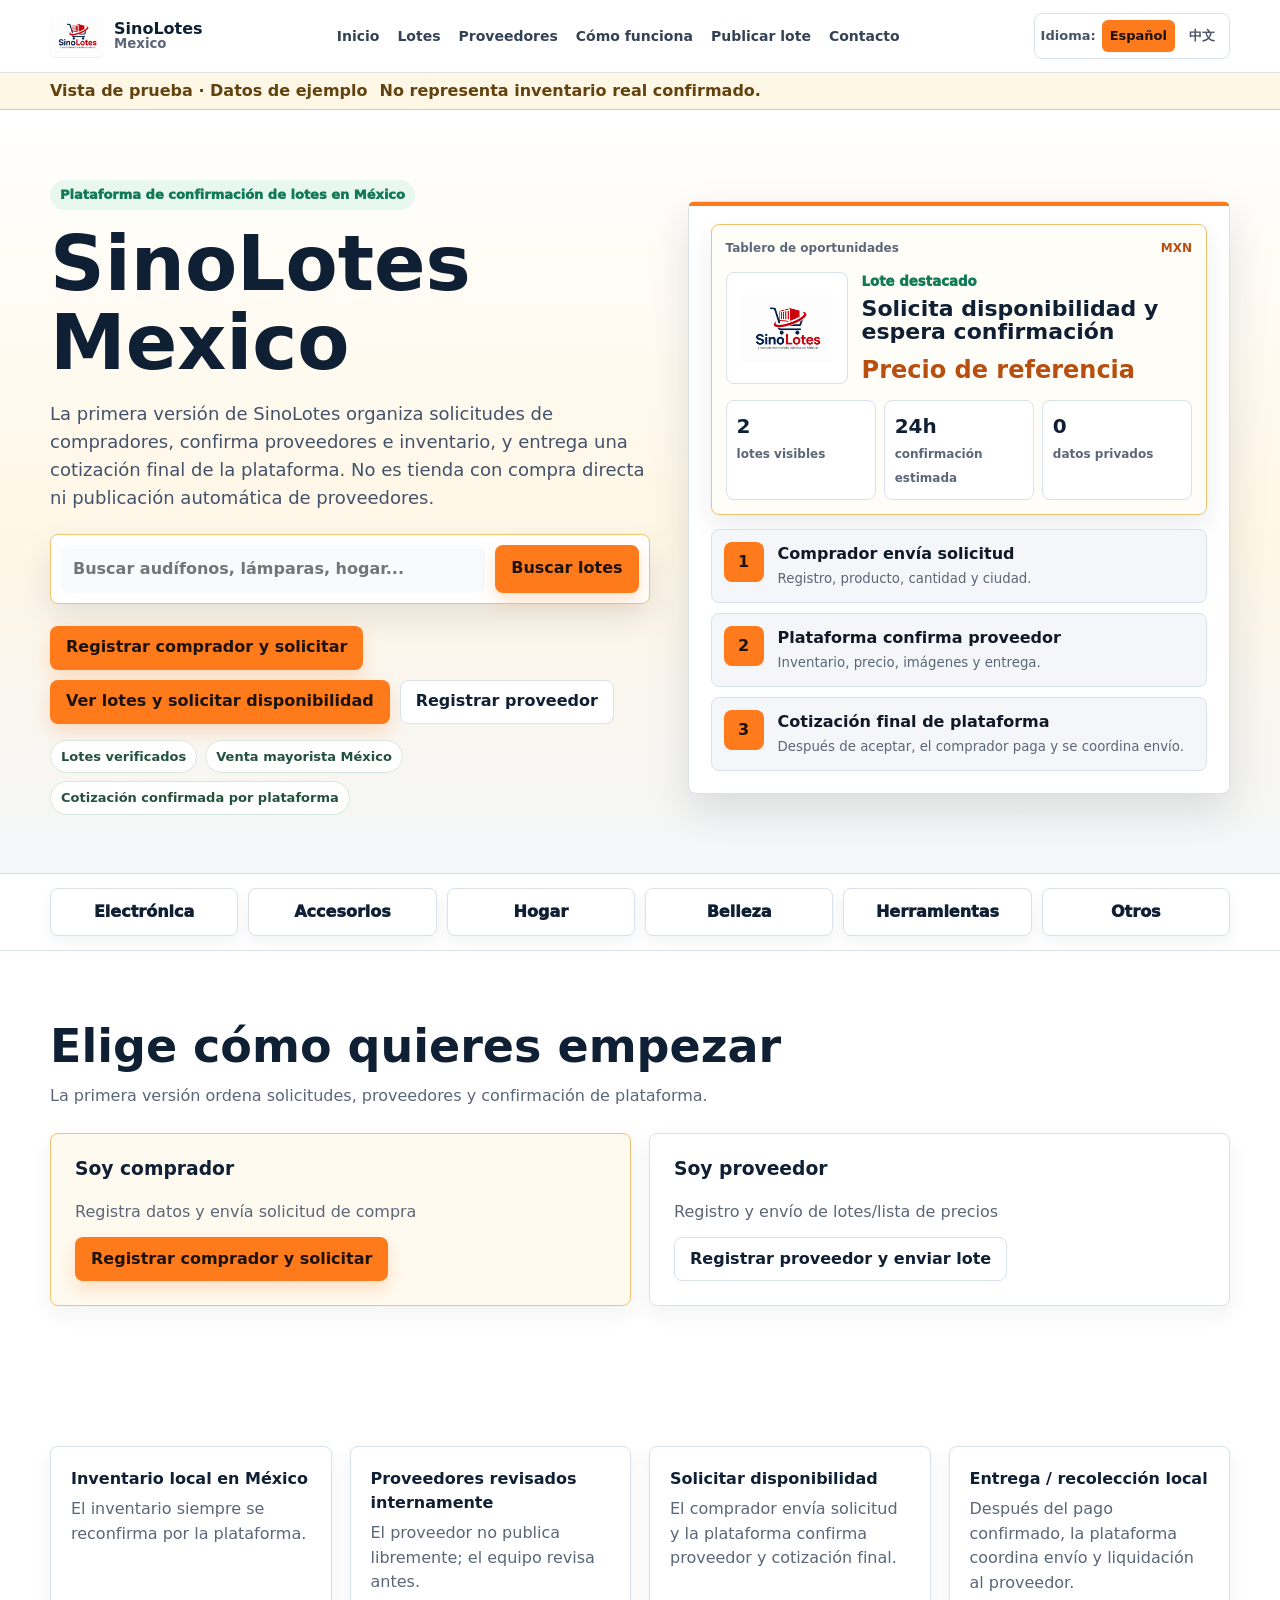
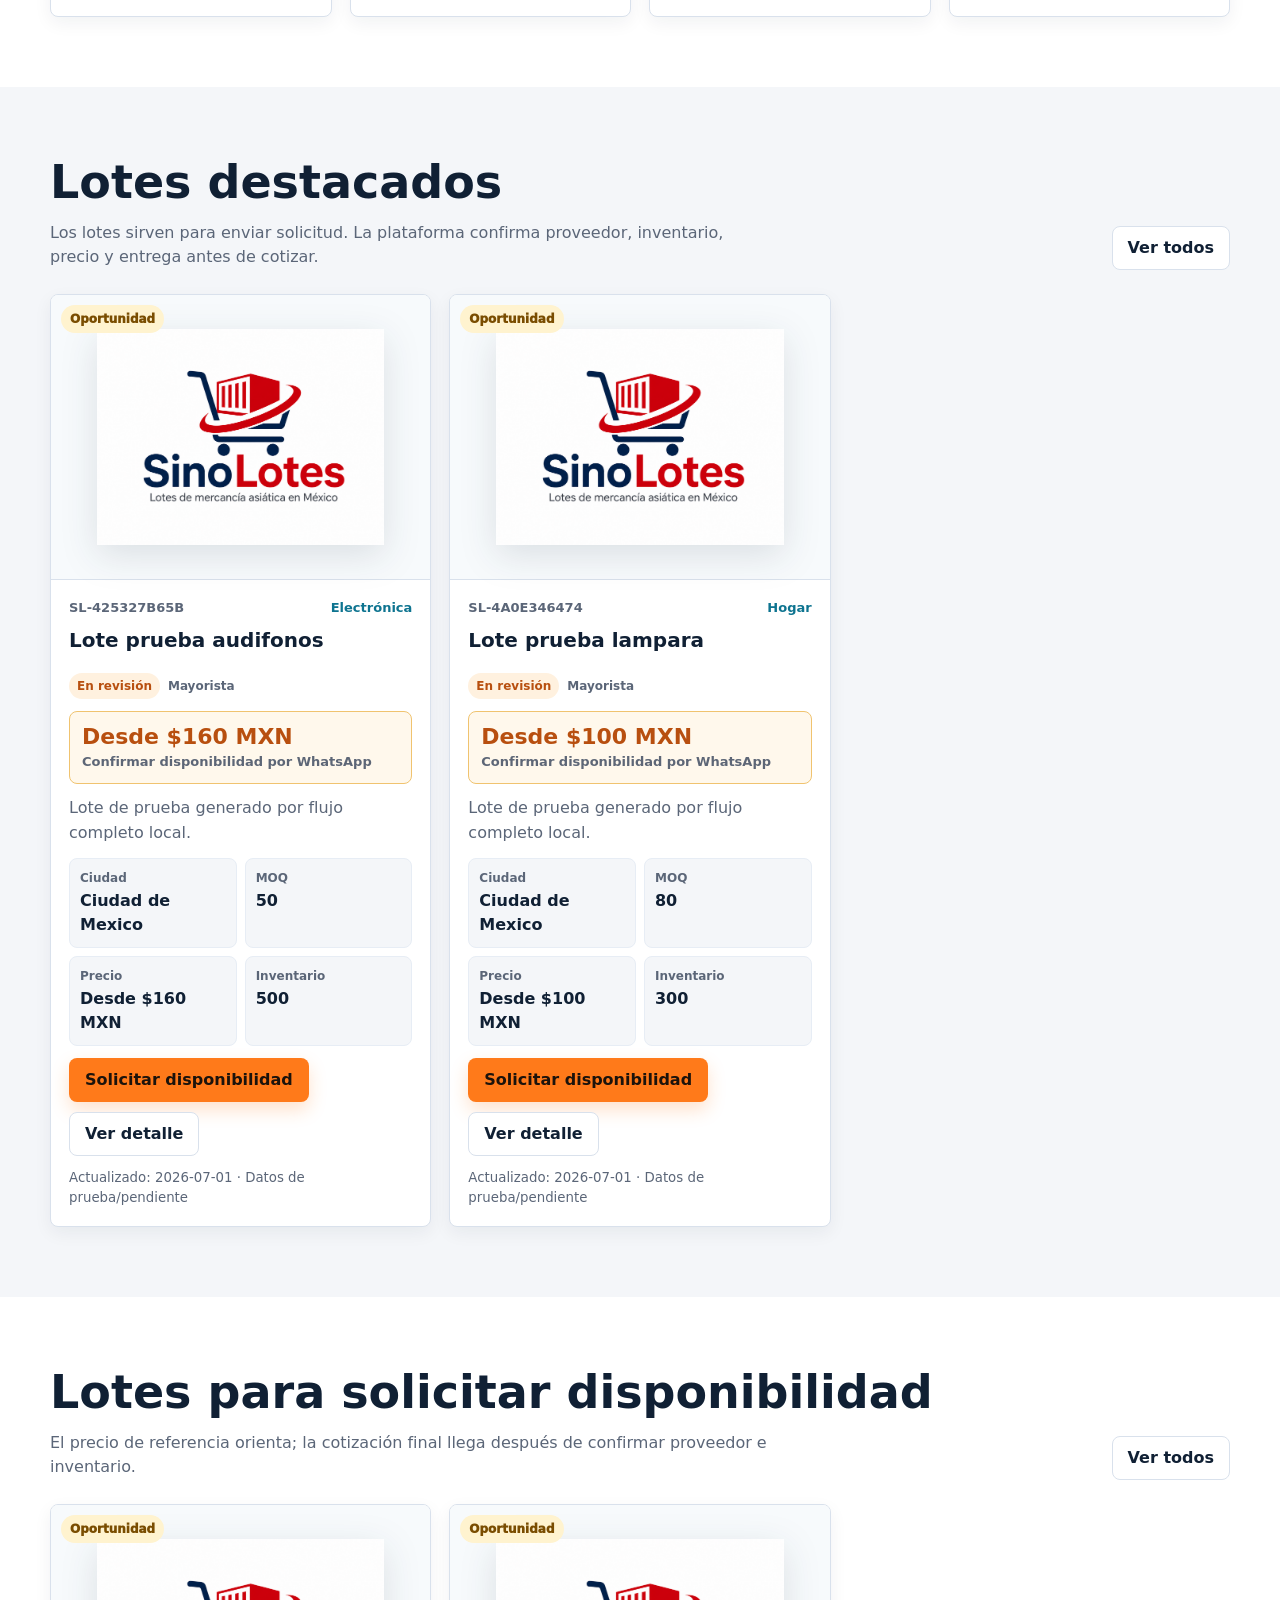
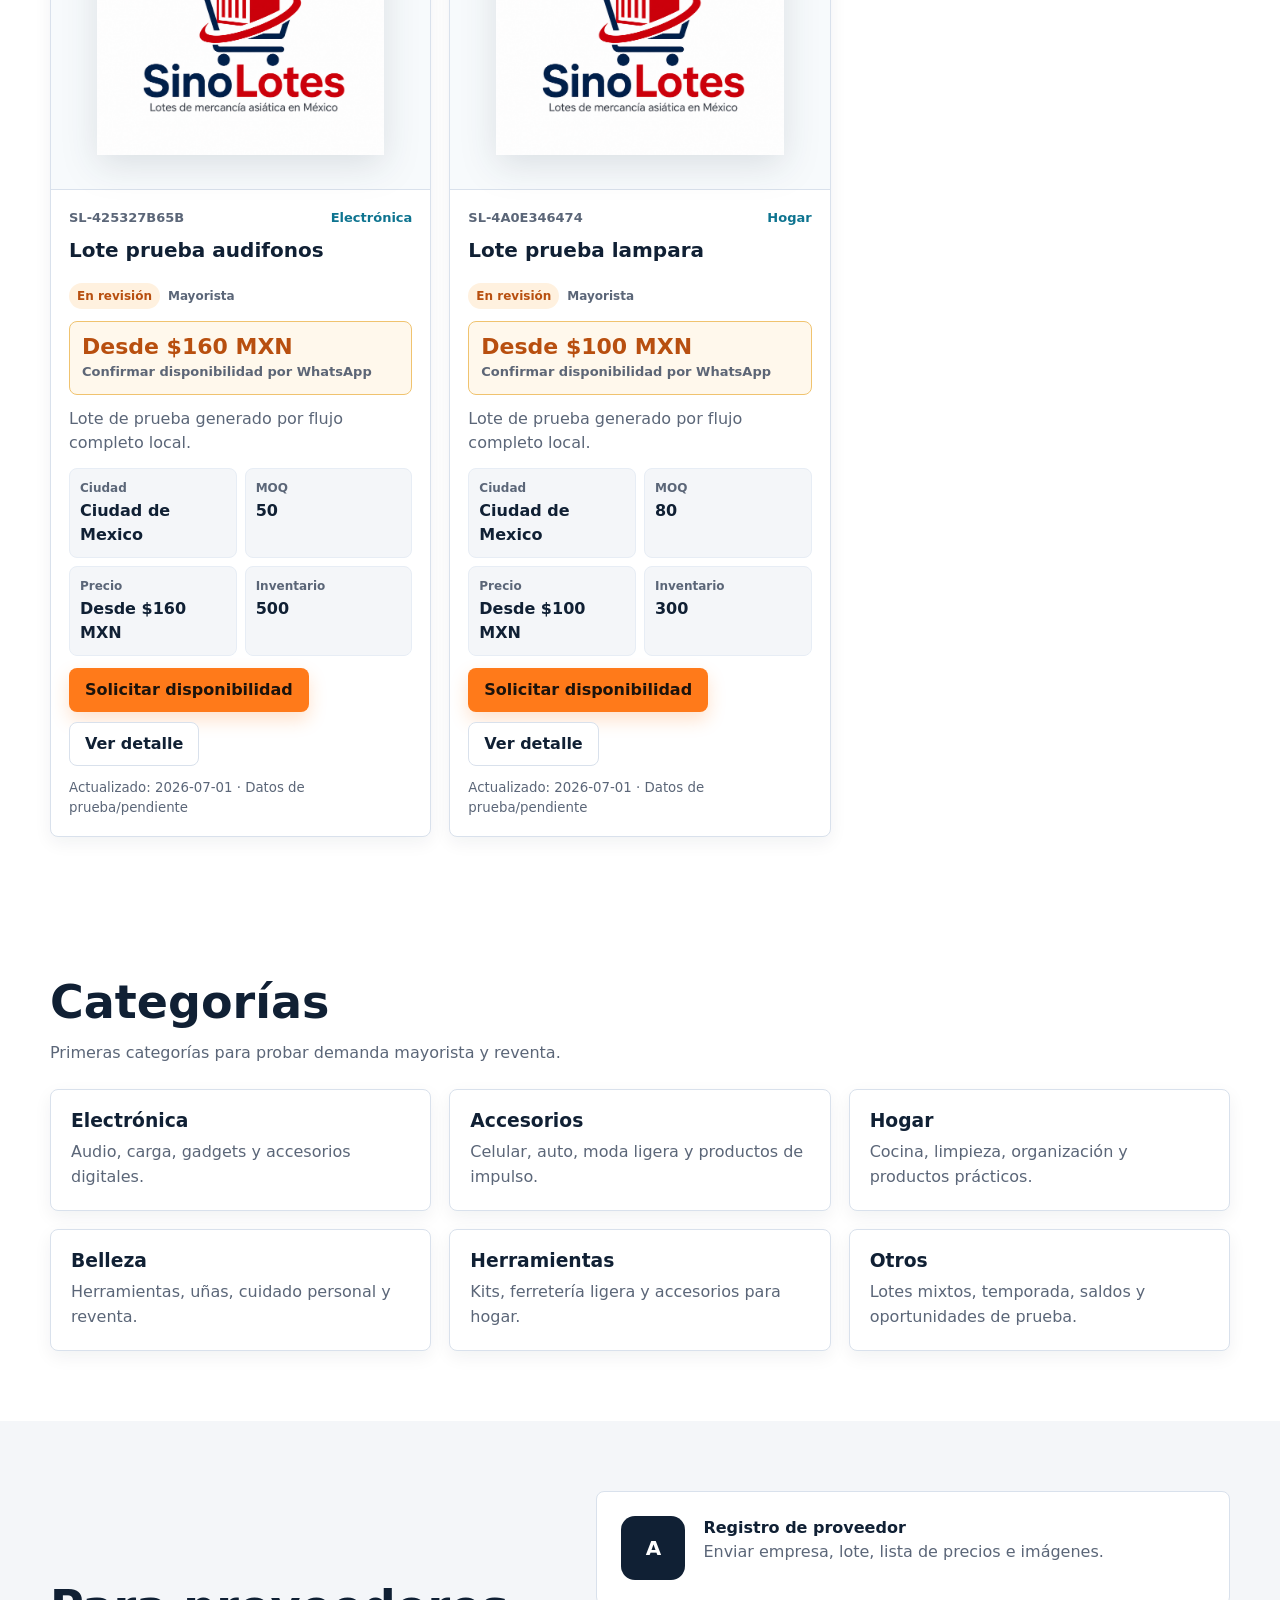
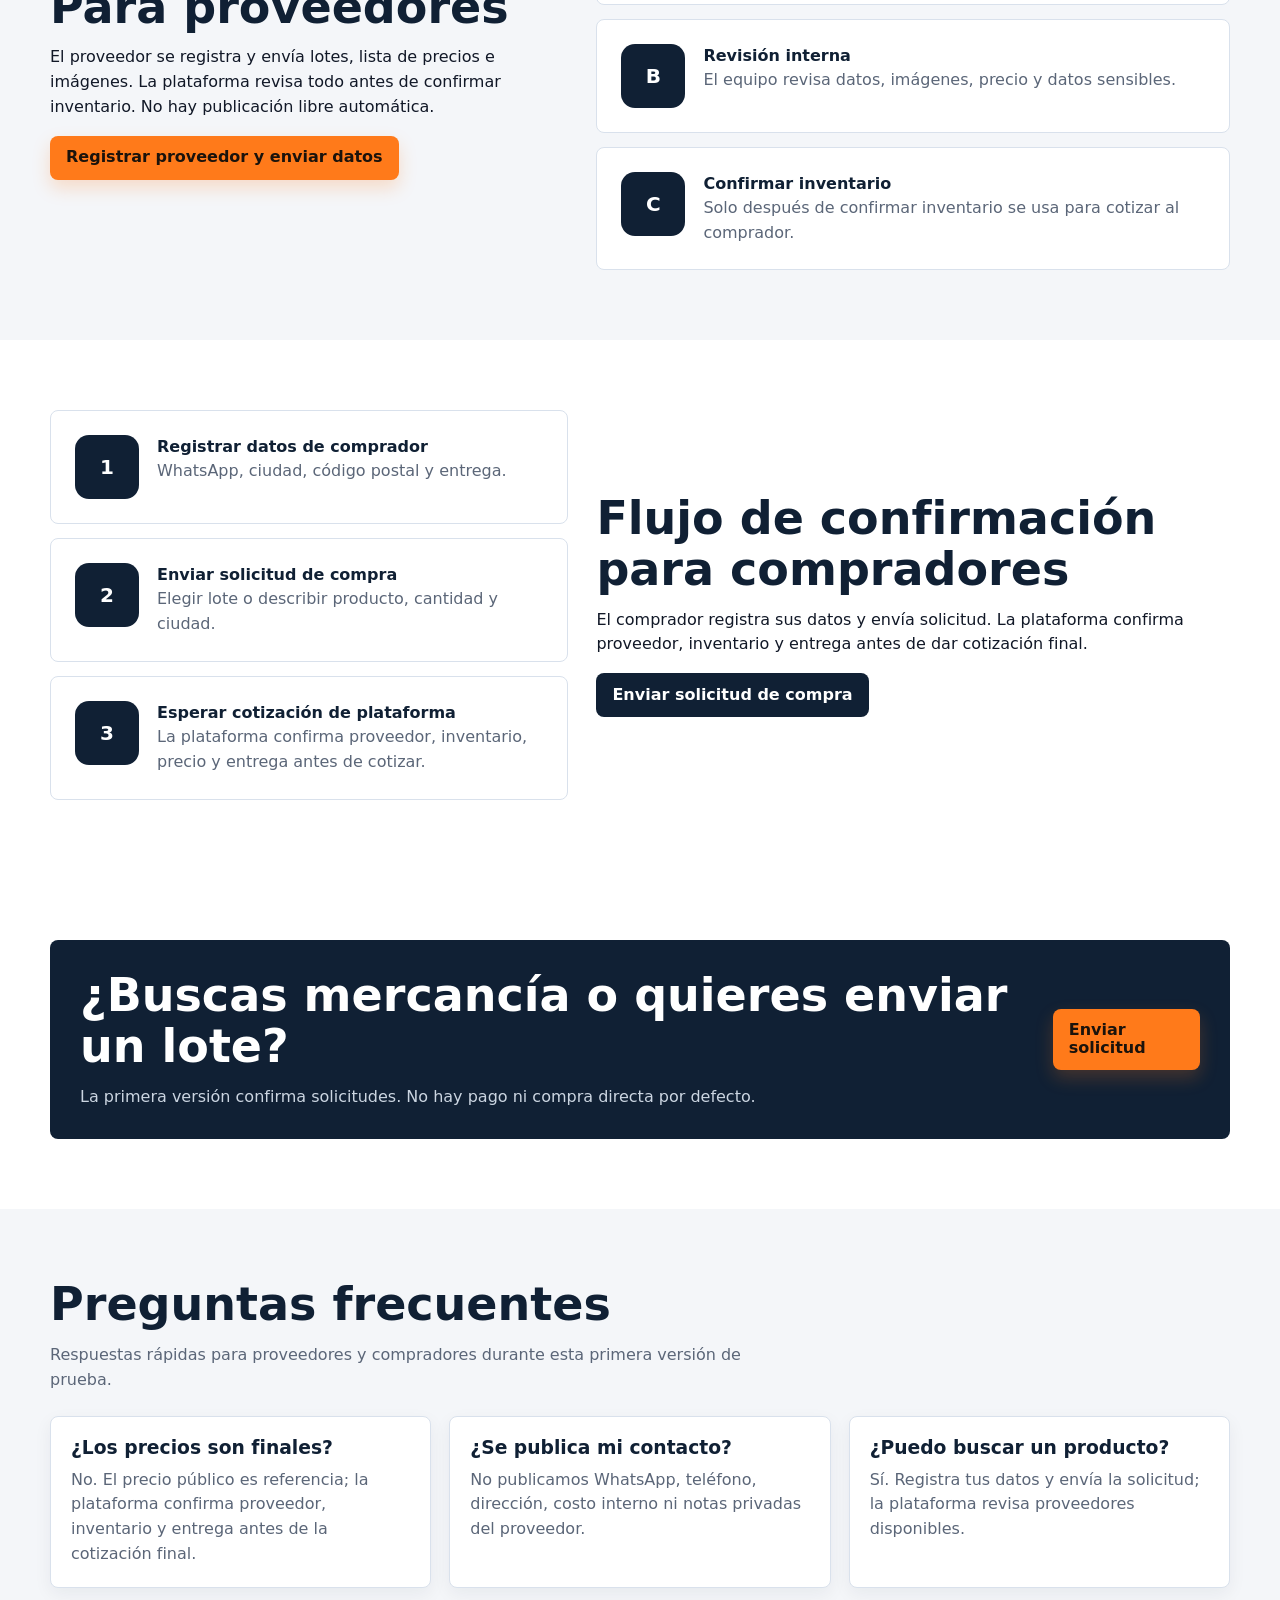
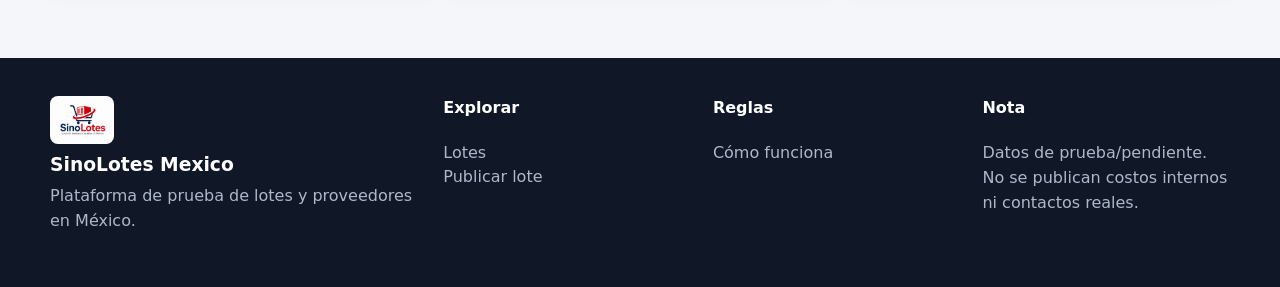
<file: index.html>
<!doctype html>
<html lang="es-MX">
<head>
  <meta charset="utf-8">
  <meta name="viewport" content="width=device-width, initial-scale=1">
  <title>SinoLotes Mexico | Plataforma de lotes y proveedores</title>
  <meta name="description" content="SinoLotes Mexico conecta proveedores, lotes locales y compradores mayoristas en México. versión de prueba MVP con datos pendientes.">
  <meta name="robots" content="noindex, nofollow">
  <link rel="icon" href="assets/img/brand/favicon.png">
  <link rel="stylesheet" href="assets/css/styles.css">
</head>
<body data-lotes-source="public-lotes">
  <a class="skip-link" href="#main" data-i18n="nav.skip">Saltar al contenido</a>
  <header class="site-header">
    <div class="container nav">
      <a class="brand" href="index.html"><img src="assets/img/brand/sinolotes-logo.png" alt="SinoLotes logo"><span>SinoLotes<small>Mexico</small></span></a>
      <nav class="nav-links" aria-label="Navegación principal">
        <a href="index.html" data-i18n="nav.home">Inicio</a><a href="lotes.html" data-i18n="nav.lotes">Lotes</a><a href="#proveedores" data-i18n="nav.suppliers">Proveedores</a><a href="#como-funciona" data-i18n="nav.how">Cómo funciona</a><a href="publicar.html" data-i18n="nav.publish">Publicar lote</a><a href="#contacto" data-i18n="nav.contact">Contacto</a>
      </nav>
      <div class="language-switch" data-i18n-aria="lang.label"><span data-i18n="lang.label">Idioma:</span><button type="button" data-lang-choice="es">Español</button><button type="button" data-lang-choice="zh">中文</button></div><button class="mobile-toggle" data-menu-toggle type="button" data-i18n="nav.menu">Menú</button>
    </div>
  </header>
  <div class="demo-banner"><div class="container"><span data-i18n="demo.label">Vista de prueba · Datos de ejemplo</span><span data-i18n="demo.note">No representa inventario real confirmado.</span></div></div>
  <main id="main">
    <section class="hero marketplace-hero">
      <div class="container hero-grid">
        <div>
          <div class="market-eyebrow" data-i18n="home.eyebrow">Mercado B2B de lotes en México</div>
          <h1 data-i18n="home.title">SinoLotes Mexico</h1>
          <p class="lead" data-i18n="home.lead">Plataforma de lotes y proveedores en México para compradores, tiendas, revendedores y proveedores que quieren mover mercancía por lote sin exponer datos privados.</p>
          <form class="hero-search" action="lotes.html">
            <input type="search" name="q" data-i18n-placeholder="home.searchPlaceholder" placeholder="Buscar audífonos, lámparas, hogar...">
            <button class="btn btn-primary" type="submit" data-i18n="home.searchCta">Buscar lotes</button>
          </form>
          <div class="hero-actions">
            <a class="btn btn-primary" href="buyer-register.html" data-i18n="home.buyerCardCta">Registrar comprador y solicitar</a>
            <a class="btn btn-primary" href="lotes.html" data-i18n="home.ctaLotes">Ver lotes y solicitar disponibilidad</a>
            <a class="btn btn-secondary" href="publicar.html" data-i18n="home.ctaPublish">Registrar proveedor</a>
          </div>
          <div class="trust-strip" aria-label="SinoLotes marketplace">
            <span data-i18n="home.trustLotes">Lotes verificados</span>
            <span data-i18n="home.trustMx">Venta mayorista México</span>
            <span data-i18n="home.trustWa">Cotización confirmada por plataforma</span>
          </div>
        </div>
        <div class="hero-panel marketplace-panel" aria-label="Flujo SinoLotes">
          <div class="deal-preview">
            <div class="deal-topline"><span data-i18n="home.liveBoard">Tablero de oportunidades</span><strong>MXN</strong></div>
            <div class="deal-main">
              <img src="assets/img/brand/sinolotes-logo.png" alt="SinoLotes">
              <div>
                <small data-i18n="home.hotTag">Lote destacado</small>
                <b data-i18n="home.hotTitle">Mercancía por volumen lista para cotizar</b>
                <strong data-i18n="home.hotPrice">Desde $100 MXN</strong>
              </div>
            </div>
            <div class="market-stats">
              <div><b>2</b><span data-i18n="home.statLive">lotes visibles</span></div>
              <div><b>24h</b><span data-i18n="home.statReply">respuesta estimada</span></div>
              <div><b>0</b><span data-i18n="home.statLeak">datos privados</span></div>
            </div>
          </div>
          <div class="route compact-route">
            <div class="route-step"><span>1</span><div><b data-i18n="home.heroStep1Title">Comprador envía solicitud</b><br><small data-i18n="home.heroStep1Text">Registro, producto, cantidad y ciudad.</small></div></div>
            <div class="route-step"><span>2</span><div><b data-i18n="home.heroStep2Title">Plataforma confirma proveedor</b><br><small data-i18n="home.heroStep2Text">Inventario, precio, imágenes y entrega.</small></div></div>
            <div class="route-step"><span>3</span><div><b data-i18n="home.heroStep3Title">Cotización final de plataforma</b><br><small data-i18n="home.heroStep3Text">Después de aceptar, el comprador paga y se coordina envío.</small></div></div>
          </div>
        </div>
      </div>
    </section>
    <section class="category-rail-section">
      <div class="container category-rail">
        <a href="lotes.html" data-i18n="category.electronica">Electrónica</a>
        <a href="lotes.html" data-i18n="category.accesorios">Accesorios</a>
        <a href="lotes.html" data-i18n="category.hogar">Hogar</a>
        <a href="lotes.html" data-i18n="category.belleza">Belleza</a>
        <a href="lotes.html" data-i18n="category.herramientas">Herramientas</a>
        <a href="lotes.html" data-i18n="category.otros">Otros</a>
      </div>
    </section>
    <section class="section role-entry-section">
      <div class="container">
        <div class="section-head"><div><h2 data-i18n="home.roleTitle">Elige cómo quieres empezar</h2><p data-i18n="home.roleText">SinoLotes organiza datos de compradores y proveedores antes de confirmar precios.</p></div></div>
        <div class="grid grid-2">
          <article class="role-card buyer-role"><h3 data-i18n="home.buyerCardTitle">Soy comprador</h3><p data-i18n="home.buyerCardText">Registra tus datos y envía tu solicitud de compra</p><a class="btn btn-primary" href="buyer-register.html" data-i18n="home.buyerCardCta">Registrar datos de comprador</a></article>
          <article class="role-card"><h3 data-i18n="home.supplierCardTitle">Soy proveedor</h3><p data-i18n="home.supplierCardText">Registrar proveedor y enviar lote</p><a class="btn btn-secondary" href="publicar.html" data-i18n="home.supplierCardCta">Registrar proveedor y enviar lote</a></article>
        </div>
      </div>
    </section>
    <section class="section">
      <div class="container grid grid-4">
        <article class="feature-card"><b data-i18n="home.featureInventoryTitle">Inventario local en México</b><p data-i18n="home.featureInventoryText">Lotes de prueba con ciudad visible y disponibilidad pendiente de confirmación.</p></article>
        <article class="feature-card"><b data-i18n="home.featureSuppliersTitle">Proveedores verificados</b><p data-i18n="home.featureSuppliersText">Proceso de revisión antes de publicar información para compradores.</p></article>
        <article class="feature-card"><b data-i18n="home.featureQuoteTitle">Cotización rápida</b><p data-i18n="home.featureQuoteText">Solicitud clara por WhatsApp con ID de lote, producto, cantidad y ciudad.</p></article>
        <article class="feature-card"><b data-i18n="home.featureDeliveryTitle">Entrega / recolección local</b><p data-i18n="home.featureDeliveryText">Condiciones de entrega se confirman antes de cerrar cualquier operación.</p></article>
      </div>
    </section>
    <section class="section alt" id="lotes">
      <div class="container">
        <div class="section-head"><div><h2 data-i18n="home.featured">Lotes destacados</h2><p data-i18n="home.featuredText">Datos de prueba/pendiente para MVP. El precio final, inventario y entrega siempre se confirman antes de cotizar.</p></div><a class="btn btn-secondary" href="lotes.html" data-i18n="home.viewAll">Ver todos</a></div>
        <div class="grid grid-3" data-featured-lotes></div>
      </div>
    </section>
    <section class="section">
      <div class="container">
        <div class="section-head"><div><h2 data-i18n="home.priceFeatured">Lotes con precio desde</h2><p data-i18n="home.priceFeaturedText">Consulta lotes con precio de referencia, inventario local y respuesta rápida por WhatsApp.</p></div><a class="btn btn-secondary" href="lotes.html" data-i18n="home.viewAll">Ver todos</a></div>
        <div class="grid grid-3" data-price-lotes></div>
      </div>
    </section>
    <section class="section">
      <div class="container">
        <div class="section-head"><div><h2 data-i18n="home.categories">Categorías</h2><p data-i18n="home.categoriesText">Primeras categorías para probar demanda mayorista y reventa.</p></div></div>
        <div class="grid grid-3">
          <article class="category-card"><h3 data-i18n="category.electronica">Electrónica</h3><p data-i18n="home.categoryElectronicaText">Audio, carga, gadgets y accesorios digitales.</p></article>
          <article class="category-card"><h3 data-i18n="category.accesorios">Accesorios</h3><p data-i18n="home.categoryAccesoriosText">Celular, auto, moda ligera y productos de impulso.</p></article>
          <article class="category-card"><h3 data-i18n="category.hogar">Hogar</h3><p data-i18n="home.categoryHogarText">Cocina, limpieza, organización y productos prácticos.</p></article>
          <article class="category-card"><h3 data-i18n="category.belleza">Belleza</h3><p data-i18n="home.categoryBellezaText">Herramientas, uñas, cuidado personal y reventa.</p></article>
          <article class="category-card"><h3 data-i18n="category.herramientas">Herramientas</h3><p data-i18n="home.categoryHerramientasText">Kits, ferretería ligera y accesorios para hogar.</p></article>
          <article class="category-card"><h3 data-i18n="category.otros">Otros</h3><p data-i18n="home.categoryOtrosText">Lotes mixtos, temporada, saldos y oportunidades de prueba.</p></article>
        </div>
      </div>
    </section>
    <section class="section alt" id="proveedores">
      <div class="container split">
        <div><h2 data-i18n="home.supplierTitle">Para proveedores</h2><p data-i18n="home.supplierText">Si tienes mercancía por lote, SinoLotes ayuda a convertir tu información en fichas claras para compradores en México. No publicamos contacto directo, costo interno ni datos sensibles.</p><a class="btn btn-primary" href="publicar.html" data-i18n="home.supplierCta">Quiero publicar un lote</a></div>
        <div class="process-list">
          <div class="process-item"><span>A</span><div><b data-i18n="home.supplierStepA">Recibimos información</b><br><span data-i18n="home.supplierStepAText">Producto, fotos, cantidad, MOQ, ciudad y reglas.</span></div></div>
          <div class="process-item"><span>B</span><div><b data-i18n="home.supplierStepB">Revisamos datos sensibles</b><br><span data-i18n="home.supplierStepBText">Se evita publicar teléfono, dirección, costo o condiciones privadas.</span></div></div>
          <div class="process-item"><span>C</span><div><b data-i18n="home.supplierStepC">Activamos oportunidades</b><br><span data-i18n="home.supplierStepCText">Compradores pueden solicitar cotización por WhatsApp.</span></div></div>
        </div>
      </div>
    </section>
    <section class="section" id="como-funciona">
      <div class="container split">
        <div class="process-list">
          <div class="process-item"><span>1</span><div><b data-i18n="home.buyerStep1">El comprador describe lo que busca</b><br><span data-i18n="home.buyerStep1Text">Producto, cantidad, ciudad y presupuesto aproximado.</span></div></div>
          <div class="process-item"><span>2</span><div><b data-i18n="home.buyerStep2">SinoLotes revisa lotes internos</b><br><span data-i18n="home.buyerStep2Text">Se filtra por categoría, MOQ, ciudad e inventario.</span></div></div>
          <div class="process-item"><span>3</span><div><b data-i18n="home.buyerStep3">Se confirma antes de cotizar</b><br><span data-i18n="home.buyerStep3Text">Precio, inventario y entrega se validan por operación.</span></div></div>
        </div>
        <div><h2 data-i18n="home.buyerTitle">Flujo de compra para compradores</h2><p data-i18n="home.buyerText">Menos chats sueltos y más orden: cada solicitud debe tener un producto, cantidad y ciudad. SinoLotes prepara opciones sin revelar datos privados del proveedor.</p><a class="btn btn-dark" href="lotes.html" data-i18n="home.buyerCta">Explorar lotes</a></div>
      </div>
    </section>
    <section class="section" id="contacto">
      <div class="container cta-band"><div><h2 data-i18n="home.contactTitle">¿Buscas mercancía o quieres enviar un lote?</h2><p data-i18n="home.contactText">La primera versión confirma solicitudes. No hay pago ni compra directa por defecto.</p></div><a class="btn btn-primary" href="buyer-request.html" data-i18n="home.contactCta">Enviar solicitud</a></div>
    </section>
    <section class="section alt" id="faq">
      <div class="container">
        <div class="section-head"><div><h2 data-i18n="home.faq">Preguntas frecuentes</h2><p data-i18n="home.faqText">Respuestas rápidas para proveedores y compradores durante esta primera versión de prueba.</p></div></div>
        <div class="grid grid-3">
          <article class="rules-card"><h3 data-i18n="home.faqPriceTitle">¿Los precios son finales?</h3><p data-i18n="home.faqPriceText">No. Inventario, precio y entrega se confirman por WhatsApp antes de cotizar o cerrar operación.</p></article>
          <article class="rules-card"><h3 data-i18n="home.faqContactTitle">¿Se publica mi contacto?</h3><p data-i18n="home.faqContactText">No publicamos WhatsApp, teléfono, dirección, costo interno ni notas privadas del proveedor.</p></article>
          <article class="rules-card"><h3 data-i18n="home.faqSearchTitle">¿Puedo buscar un producto?</h3><p data-i18n="home.faqSearchText">Sí. Comparte producto, cantidad, ciudad y presupuesto aproximado para revisar lotes disponibles.</p></article>
        </div>
      </div>
    </section>
  </main>
  <footer class="site-footer"><div class="container footer-grid"><div><img class="footer-logo" src="assets/img/brand/sinolotes-logo.png" alt="SinoLotes"><h3>SinoLotes Mexico</h3><p data-i18n="footer.intro">Plataforma de prueba de lotes y proveedores en México.</p></div><div><h4 data-i18n="footer.explore">Explorar</h4><a href="lotes.html" data-i18n="nav.lotes">Lotes</a><br><a href="publicar.html" data-i18n="nav.publish">Publicar lote</a></div><div><h4 data-i18n="footer.rules">Reglas</h4><a href="reglas.html" data-i18n="nav.how">Cómo funciona</a></div><div><h4 data-i18n="footer.note">Nota</h4><p data-i18n="footer.noteText">Datos de prueba/pendiente. No se publican costos internos ni contactos reales.</p></div></div></footer>
  <script src="assets/js/i18n.js?v=simple-mvp-1" defer></script>
  <script src="assets/js/i18n-public.js?v=simple-mvp-1" defer></script>
  <script src="assets/js/app.js?v=simple-mvp-1" defer></script>
</body>
</html>
</file>
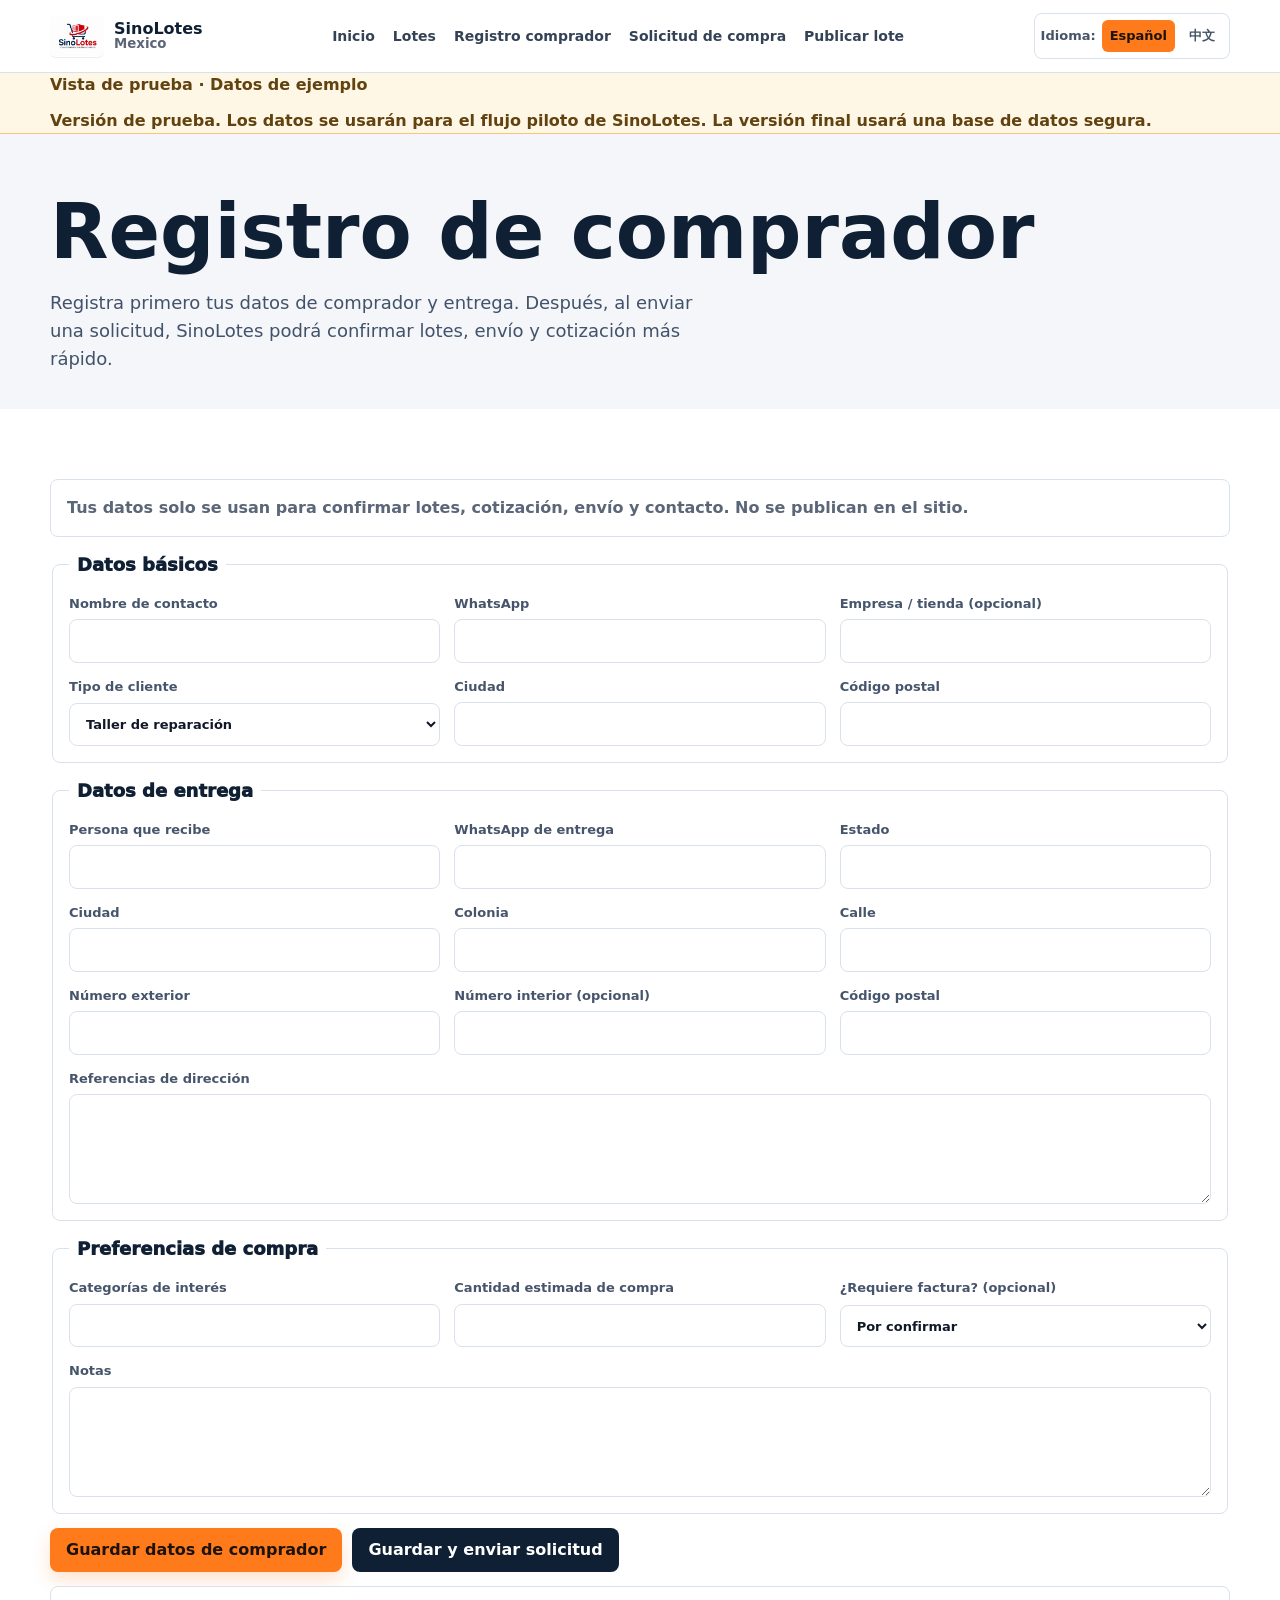
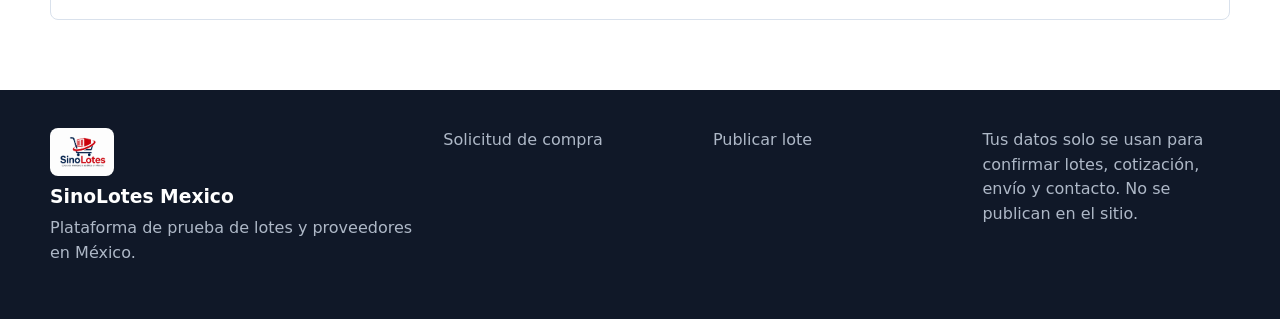
<file: buyer-register.html>
<!doctype html>
<html lang="es-MX">
<head>
  <meta charset="utf-8">
  <meta name="viewport" content="width=device-width, initial-scale=1">
  <title>Registro de comprador | SinoLotes Mexico</title>
  <meta name="robots" content="noindex, nofollow">
  <link rel="icon" href="assets/img/brand/favicon.png">
  <link rel="stylesheet" href="assets/css/styles.css">
</head>
<body data-lotes-source="public-lotes">
  <header class="site-header">
    <div class="container nav">
      <a class="brand" href="index.html"><img src="assets/img/brand/sinolotes-logo.png" alt="SinoLotes"><span>SinoLotes<small>Mexico</small></span></a>
      <nav class="nav-links">
        <a href="index.html" data-i18n="nav.home">Inicio</a>
        <a href="lotes.html" data-i18n="nav.lotes">Lotes</a>
        <a href="buyer-register.html" data-i18n="nav.buyerRegister">Registro comprador</a>
        <a href="buyer-request.html" data-i18n="nav.buyerRequest">Solicitud de compra</a>
        <a href="publicar.html" data-i18n="nav.publish">Publicar lote</a>
      </nav>
      <div class="language-switch" data-i18n-aria="lang.label"><span data-i18n="lang.label">Idioma:</span><button type="button" data-lang-choice="es">Español</button><button type="button" data-lang-choice="zh">中文</button></div>
      <button class="mobile-toggle" data-menu-toggle type="button" data-i18n="nav.menu">Menú</button>
    </div>
  </header>
  <div class="demo-banner"><div class="container"><span data-i18n="demo.label">Vista de prueba · Datos de ejemplo</span><span data-i18n="buyer.testNotice">Versión de prueba. Los datos se usarán para el flujo piloto de SinoLotes. La versión final usará una base de datos segura.</span></div></div>
  <main>
    <section class="page-hero">
      <div class="container">
        <h1 data-i18n="buyer.title">Registro de comprador</h1>
        <p class="lead" data-i18n="buyer.lead">Registra primero tus datos de comprador y entrega. Después, al enviar una solicitud, SinoLotes podrá confirmar lotes, envío y cotización más rápido.</p>
      </div>
    </section>
    <section class="section">
      <div class="container">
        <div class="notice privacy-note" data-i18n="buyer.privacy">Tus datos solo se usan para confirmar lotes, cotización, envío y contacto. No se publican en el sitio.</div>
        <form class="publish-form buyer-form" data-buyer-profile-form>
          <fieldset class="wide form-section">
            <legend data-i18n="buyer.basic">Datos básicos</legend>
            <div class="form-grid-3">
              <label><span data-i18n="buyer.contactName">Nombre de contacto</span><input name="name" required></label>
              <label><span data-i18n="buyer.whatsapp">WhatsApp</span><input name="whatsapp" required></label>
              <label><span data-i18n="buyer.company">Empresa / tienda (opcional)</span><input name="companyName"></label>
              <label><span data-i18n="buyer.customerType">Tipo de cliente</span><select name="customerType" required><option data-i18n="buyer.typeRepair">Taller de reparación</option><option data-i18n="buyer.typeWholesale">Mayorista</option><option data-i18n="buyer.typeStore">Tienda</option><option data-i18n="buyer.typeReseller">Revendedor</option><option data-i18n="buyer.typePersonal">Compra personal</option><option data-i18n="buyer.typeOther">Otro</option></select></label>
              <label><span data-i18n="buyer.city">Ciudad</span><input name="city" required></label>
              <label><span data-i18n="buyer.postalCode">Código postal</span><input name="postalCode" required></label>
            </div>
          </fieldset>
          <fieldset class="wide form-section">
            <legend data-i18n="buyer.delivery">Datos de entrega</legend>
            <div class="form-grid-3">
              <label><span data-i18n="buyer.recipientName">Persona que recibe</span><input name="recipientName" required></label>
              <label><span data-i18n="buyer.recipientWhatsapp">WhatsApp de entrega</span><input name="recipientWhatsapp" required></label>
              <label><span data-i18n="buyer.state">Estado</span><input name="state" required></label>
              <label><span data-i18n="buyer.city">Ciudad</span><input name="deliveryCity" required></label>
              <label><span data-i18n="buyer.colonia">Colonia</span><input name="colonia" required></label>
              <label><span data-i18n="buyer.street">Calle</span><input name="street" required></label>
              <label><span data-i18n="buyer.externalNumber">Número exterior</span><input name="externalNumber" required></label>
              <label><span data-i18n="buyer.internalNumber">Número interior (opcional)</span><input name="internalNumber"></label>
              <label><span data-i18n="buyer.postalCode">Código postal</span><input name="deliveryPostalCode" required></label>
              <label class="wide"><span data-i18n="buyer.addressReference">Referencias de dirección</span><textarea name="addressReference"></textarea></label>
            </div>
          </fieldset>
          <fieldset class="wide form-section">
            <legend data-i18n="buyer.preferences">Preferencias de compra</legend>
            <div class="form-grid-3">
              <label><span data-i18n="buyer.categoriesInterest">Categorías de interés</span><input name="categoriesInterest"></label>
              <label><span data-i18n="buyer.estimatedQuantity">Cantidad estimada de compra</span><input name="estimatedQuantity"></label>
              <label><span data-i18n="buyer.requiresInvoice">¿Requiere factura? (opcional)</span><select name="requiresInvoice"><option value="" data-i18n="buyer.invoiceUnknown">Por confirmar</option><option value="yes" data-i18n="buyer.invoiceYes">Sí</option><option value="no" data-i18n="buyer.invoiceNo">No</option></select></label>
              <label class="wide"><span data-i18n="buyer.notes">Notas</span><textarea name="notes"></textarea></label>
            </div>
          </fieldset>
          <div class="wide buyer-actions">
            <button class="btn btn-primary" type="submit" data-buyer-action="save" data-i18n="buyer.save">Guardar datos de comprador</button>
            <button class="btn btn-dark" type="submit" data-buyer-action="request" data-i18n="buyer.saveRequest">Guardar y enviar solicitud</button>
          </div>
          <div class="wide form-message" data-buyer-profile-message></div>
        </form>
      </div>
    </section>
  </main>
  <footer class="site-footer"><div class="container footer-grid"><div><img class="footer-logo" src="assets/img/brand/sinolotes-logo.png" alt="SinoLotes"><h3>SinoLotes Mexico</h3><p data-i18n="footer.intro">Plataforma de prueba de lotes y proveedores en México.</p></div><div><a href="buyer-request.html" data-i18n="nav.buyerRequest">Solicitud de compra</a></div><div><a href="publicar.html" data-i18n="nav.publish">Publicar lote</a></div><div><p data-i18n="buyer.privacy">Tus datos solo se usan para confirmar lotes, cotización, envío y contacto. No se publican en el sitio.</p></div></div></footer>
  <script src="assets/js/i18n.js?v=buyer-flow-1" defer></script>
  <script src="assets/js/i18n-public.js?v=buyer-flow-1" defer></script>
  <script src="assets/js/app.js?v=buyer-flow-1" defer></script>
</body>
</html>
</file>
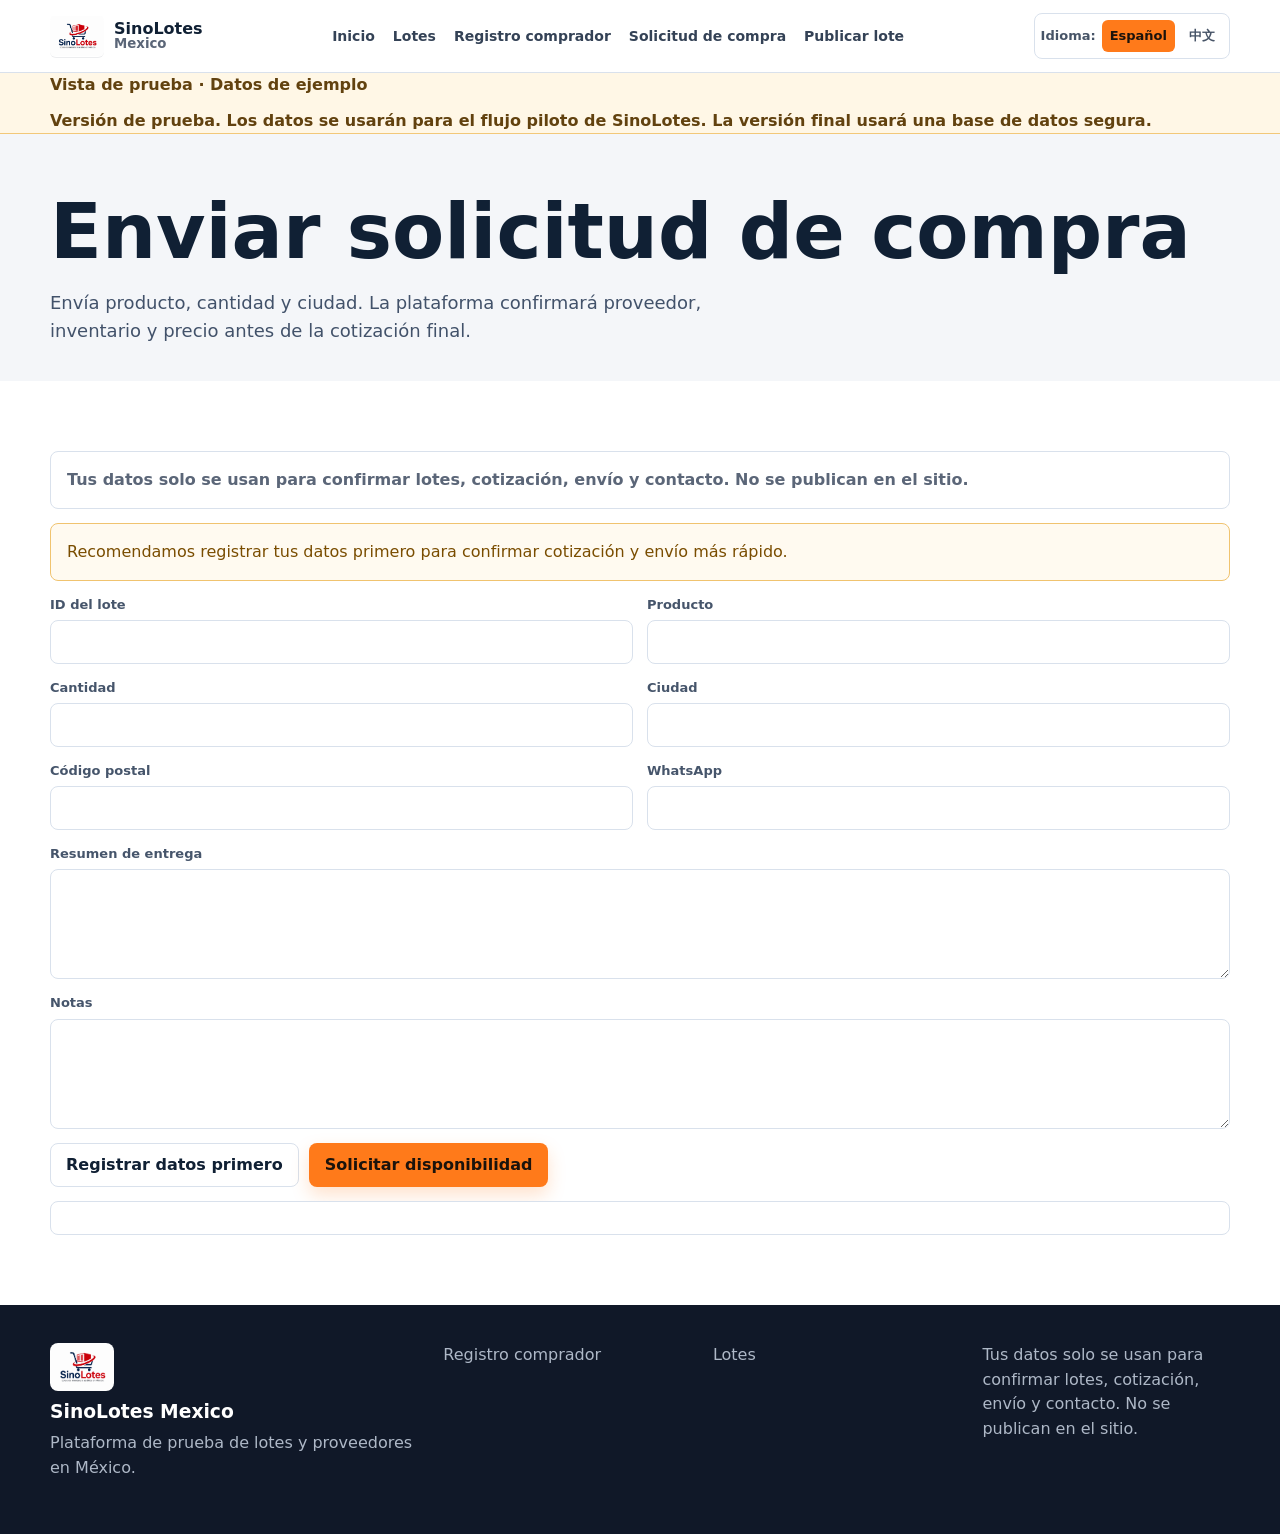
<file: buyer-request.html>
<!doctype html>
<html lang="es-MX">
<head>
  <meta charset="utf-8">
  <meta name="viewport" content="width=device-width, initial-scale=1">
  <title>Solicitud de compra | SinoLotes Mexico</title>
  <meta name="robots" content="noindex, nofollow">
  <link rel="icon" href="assets/img/brand/favicon.png">
  <link rel="stylesheet" href="assets/css/styles.css">
</head>
<body data-lotes-source="public-lotes">
  <header class="site-header">
    <div class="container nav">
      <a class="brand" href="index.html"><img src="assets/img/brand/sinolotes-logo.png" alt="SinoLotes"><span>SinoLotes<small>Mexico</small></span></a>
      <nav class="nav-links">
        <a href="index.html" data-i18n="nav.home">Inicio</a>
        <a href="lotes.html" data-i18n="nav.lotes">Lotes</a>
        <a href="buyer-register.html" data-i18n="nav.buyerRegister">Registro comprador</a>
        <a href="buyer-request.html" data-i18n="nav.buyerRequest">Solicitud de compra</a>
        <a href="publicar.html" data-i18n="nav.publish">Publicar lote</a>
      </nav>
      <div class="language-switch" data-i18n-aria="lang.label"><span data-i18n="lang.label">Idioma:</span><button type="button" data-lang-choice="es">Español</button><button type="button" data-lang-choice="zh">中文</button></div>
      <button class="mobile-toggle" data-menu-toggle type="button" data-i18n="nav.menu">Menú</button>
    </div>
  </header>
  <div class="demo-banner"><div class="container"><span data-i18n="demo.label">Vista de prueba · Datos de ejemplo</span><span data-i18n="buyerRequest.testNotice">Versión de prueba. Los datos se usarán para el flujo piloto de SinoLotes. La versión final usará una base de datos segura.</span></div></div>
  <main>
    <section class="page-hero">
      <div class="container">
        <h1 data-i18n="buyerRequest.title">Enviar solicitud de compra</h1>
        <p class="lead" data-i18n="buyerRequest.lead">Envía producto, cantidad y ciudad. La plataforma confirmará proveedor, inventario y precio antes de la cotización final.</p>
      </div>
    </section>
    <section class="section">
      <div class="container">
        <div class="notice privacy-note" data-i18n="buyerRequest.privacy">Tus datos solo se usan para confirmar lotes, cotización, envío y contacto. No se publican en el sitio.</div>
        <div class="notice buyer-profile-status" data-buyer-request-status></div>
        <form class="publish-form buyer-form" data-buyer-request-form>
          <label><span data-i18n="buyerRequest.loteId">ID del lote</span><input name="loteId"></label>
          <label><span data-i18n="buyerRequest.product">Producto</span><input name="product" required></label>
          <label><span data-i18n="buyerRequest.quantity">Cantidad</span><input name="quantity" required></label>
          <label><span data-i18n="buyerRequest.city">Ciudad</span><input name="city" required></label>
          <label><span data-i18n="buyerRequest.postalCode">Código postal</span><input name="postalCode" required></label>
          <label><span data-i18n="buyerRequest.whatsapp">WhatsApp</span><input name="whatsapp" required></label>
          <label class="wide"><span data-i18n="buyerRequest.deliverySummary">Resumen de entrega</span><textarea name="deliverySummary"></textarea></label>
          <label class="wide"><span data-i18n="buyerRequest.notes">Notas</span><textarea name="notes"></textarea></label>
          <div class="wide buyer-actions"><a class="btn btn-secondary" href="buyer-register.html" data-i18n="buyerRequest.registerFirst">Registrar datos primero</a><button class="btn btn-primary" type="submit" data-i18n="buyerRequest.submit">Solicitar disponibilidad</button></div>
          <div class="wide form-message" data-buyer-request-message></div>
        </form>
      </div>
    </section>
  </main>
  <footer class="site-footer"><div class="container footer-grid"><div><img class="footer-logo" src="assets/img/brand/sinolotes-logo.png" alt="SinoLotes"><h3>SinoLotes Mexico</h3><p data-i18n="footer.intro">Plataforma de prueba de lotes y proveedores en México.</p></div><div><a href="buyer-register.html" data-i18n="nav.buyerRegister">Registro comprador</a></div><div><a href="lotes.html" data-i18n="nav.lotes">Lotes</a></div><div><p data-i18n="buyerRequest.privacy">Tus datos solo se usan para confirmar lotes, cotización, envío y contacto. No se publican en el sitio.</p></div></div></footer>
  <script src="assets/js/i18n.js?v=simple-mvp-1" defer></script>
  <script src="assets/js/i18n-public.js?v=simple-mvp-1" defer></script>
  <script src="assets/js/app.js?v=simple-mvp-1" defer></script>
</body>
</html>
</file>
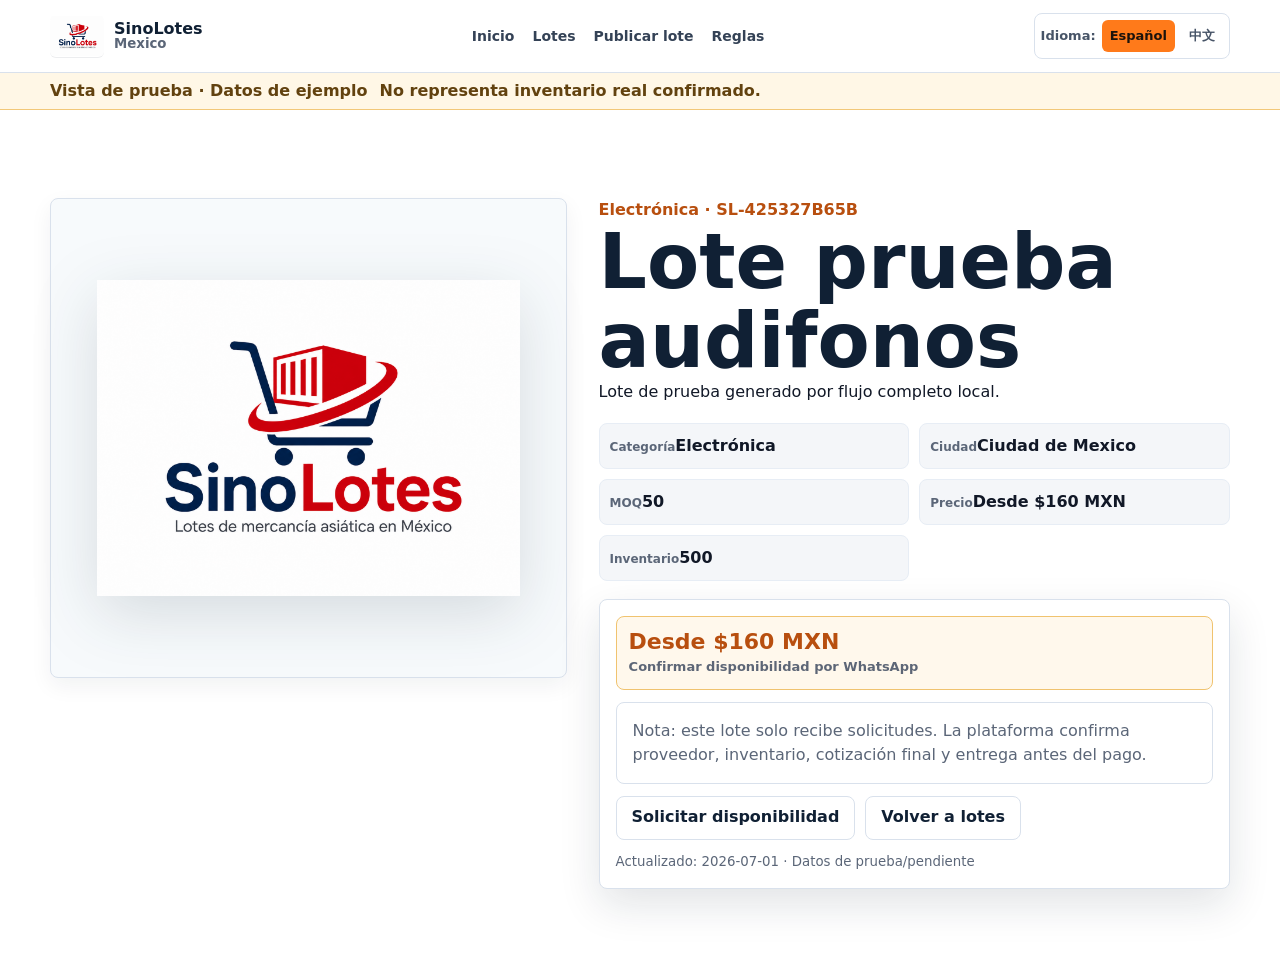
<file: lote-demo.html>
<!doctype html>
<html lang="es-MX">
<head>
  <meta charset="utf-8"><meta name="viewport" content="width=device-width, initial-scale=1">
  <title>Detalle de lote | SinoLotes Mexico</title>
  <meta name="robots" content="noindex, nofollow">
  <link rel="icon" href="assets/img/brand/favicon.png"><link rel="stylesheet" href="assets/css/styles.css">
</head>
<body data-lotes-source="public-lotes">
  <header class="site-header"><div class="container nav"><a class="brand" href="index.html"><img src="assets/img/brand/sinolotes-logo.png" alt="SinoLotes"><span>SinoLotes<small>Mexico</small></span></a><nav class="nav-links"><a href="index.html" data-i18n="nav.home">Inicio</a><a href="lotes.html" data-i18n="nav.lotes">Lotes</a><a href="publicar.html" data-i18n="nav.publish">Publicar lote</a><a href="reglas.html" data-i18n="nav.rules">Reglas</a></nav><div class="language-switch" data-i18n-aria="lang.label"><span data-i18n="lang.label">Idioma:</span><button type="button" data-lang-choice="es">Español</button><button type="button" data-lang-choice="zh">中文</button></div><button class="mobile-toggle" data-menu-toggle type="button" data-i18n="nav.menu">Menú</button></div></header>
  <div class="demo-banner"><div class="container"><span data-i18n="demo.label">Vista de prueba · Datos de ejemplo</span><span data-i18n="demo.note">No representa inventario real confirmado.</span></div></div>
  <main><section class="section"><div class="container" data-lote-detail></div></section></main>
  <script src="assets/js/i18n.js?v=simple-mvp-1" defer></script>
  <script src="assets/js/i18n-public.js?v=simple-mvp-1" defer></script>
  <script src="assets/js/app.js?v=simple-mvp-1" defer></script>
</body>
</html>
</file>
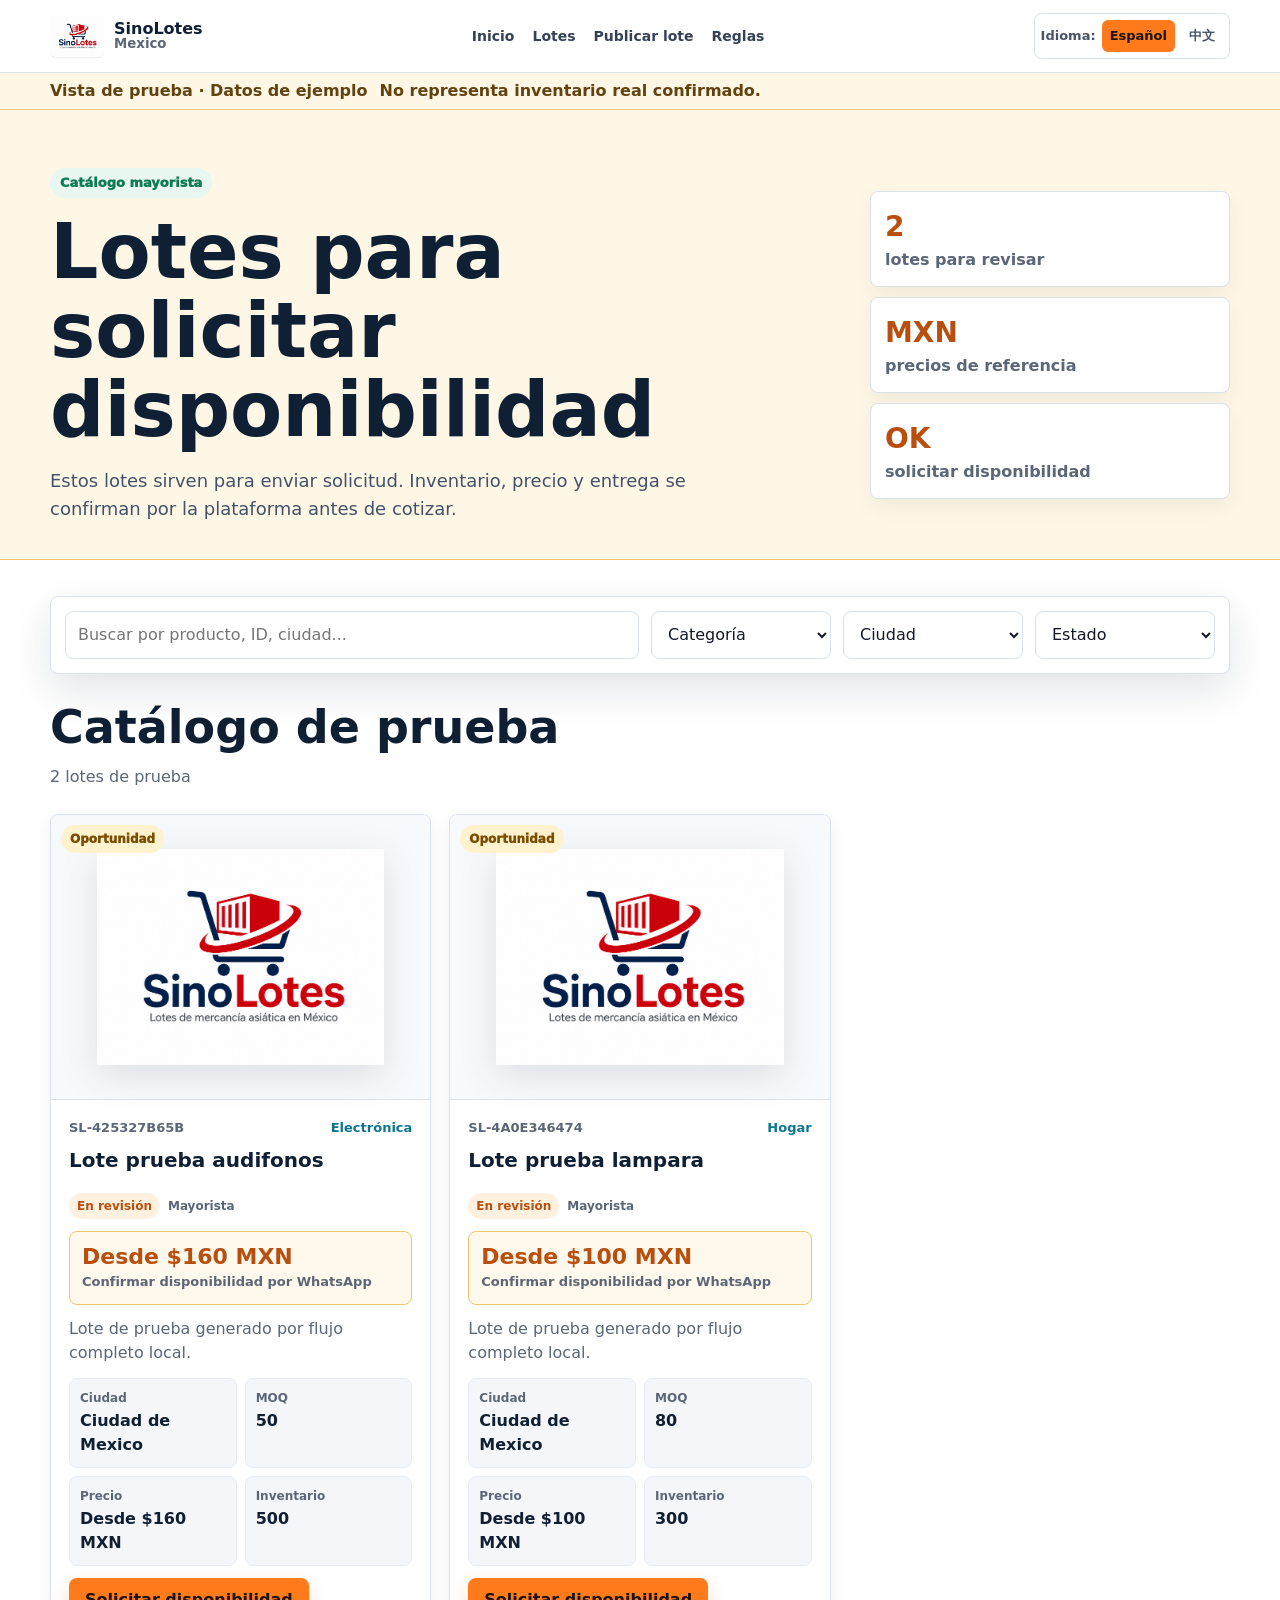
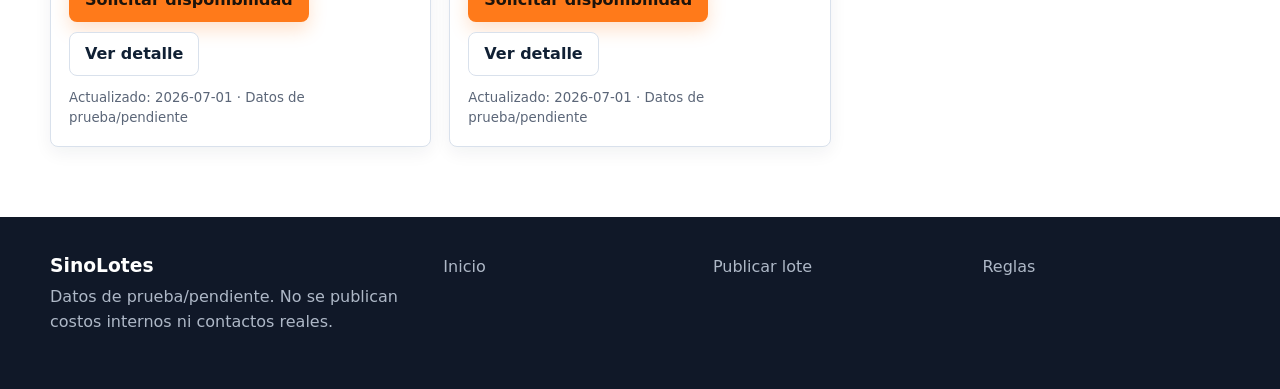
<file: lotes.html>
<!doctype html>
<html lang="es-MX">
<head>
  <meta charset="utf-8"><meta name="viewport" content="width=device-width, initial-scale=1">
  <title>Lotes disponibles | SinoLotes Mexico</title>
  <meta name="robots" content="noindex, nofollow">
  <link rel="icon" href="assets/img/brand/favicon.png"><link rel="stylesheet" href="assets/css/styles.css">
</head>
<body data-lotes-source="public-lotes">
  <header class="site-header"><div class="container nav"><a class="brand" href="index.html"><img src="assets/img/brand/sinolotes-logo.png" alt="SinoLotes"><span>SinoLotes<small>Mexico</small></span></a><nav class="nav-links"><a href="index.html" data-i18n="nav.home">Inicio</a><a href="lotes.html" data-i18n="nav.lotes">Lotes</a><a href="publicar.html" data-i18n="nav.publish">Publicar lote</a><a href="reglas.html" data-i18n="nav.rules">Reglas</a></nav><div class="language-switch" data-i18n-aria="lang.label"><span data-i18n="lang.label">Idioma:</span><button type="button" data-lang-choice="es">Español</button><button type="button" data-lang-choice="zh">中文</button></div><button class="mobile-toggle" data-menu-toggle type="button" data-i18n="nav.menu">Menú</button></div></header>
  <div class="demo-banner"><div class="container"><span data-i18n="demo.label">Vista de prueba · Datos de ejemplo</span><span data-i18n="demo.note">No representa inventario real confirmado.</span></div></div>
  <main>
    <section class="page-hero catalog-hero"><div class="container catalog-hero-grid"><div><div class="market-eyebrow" data-i18n="lotes.eyebrow">Catálogo mayorista</div><h1 data-i18n="lotes.title">Lotes para solicitar disponibilidad</h1><p class="lead" data-i18n="lotes.lead">Estos lotes sirven para enviar solicitud. Inventario, precio y entrega se confirman por la plataforma antes de cotizar.</p></div><div class="catalog-scorecard"><div><b data-catalog-total>0</b><span data-i18n="lotes.scoreLotes">lotes para revisar</span></div><div><b>MXN</b><span data-i18n="lotes.scoreCurrency">precios de referencia</span></div><div><b>OK</b><span data-i18n="lotes.scoreQuote">solicitar disponibilidad</span></div></div></div></section>
    <section class="section"><div class="container">
      <div class="filters">
        <input data-filter-search type="search" placeholder="Buscar por producto, ID, ciudad..." data-i18n-placeholder="lotes.search">
        <select data-filter-category><option value="" data-i18n="lotes.categoryAll">Categoría</option><option value="electronica" data-i18n="category.electronica">Electrónica</option><option value="accesorios" data-i18n="category.accesorios">Accesorios</option><option value="hogar" data-i18n="category.hogar">Hogar</option><option value="belleza" data-i18n="category.belleza">Belleza</option><option value="herramientas" data-i18n="category.herramientas">Herramientas</option><option value="otros" data-i18n="category.otros">Otros</option></select>
        <select data-filter-city><option value="" data-i18n="lotes.cityAll">Ciudad</option><option>Ciudad de Mexico</option><option>CDMX</option><option>Shenzhen</option><option>Yiwu</option><option>Ningbo</option><option>Guangzhou</option></select>
        <select data-filter-status><option value="" data-i18n="lotes.statusAll">Estado</option><option value="draft" data-i18n="status.draft">Borrador</option><option value="review" data-i18n="status.review">En revisión</option><option value="active" data-i18n="status.active">Activo</option><option value="paused" data-i18n="status.paused">Pausado</option><option value="sold" data-i18n="status.sold">Vendido</option></select>
      </div>
      <div class="section-head"><div><h2 data-i18n="lotes.catalog">Catálogo de prueba</h2><p data-result-count>0 lotes de prueba</p></div></div>
      <div class="grid grid-3" data-lotes-grid></div>
    </div></section>
  </main>
  <footer class="site-footer"><div class="container footer-grid"><div><h3>SinoLotes</h3><p data-i18n="footer.noteText">Datos de prueba/pendiente. No se publican costos internos ni contactos reales.</p></div><div><a href="index.html" data-i18n="nav.home">Inicio</a></div><div><a href="publicar.html" data-i18n="nav.publish">Publicar lote</a></div><div><a href="reglas.html" data-i18n="nav.rules">Reglas</a></div></div></footer>
  <script src="assets/js/i18n.js?v=simple-mvp-1" defer></script>
  <script src="assets/js/i18n-public.js?v=simple-mvp-1" defer></script>
  <script src="assets/js/app.js?v=simple-mvp-1" defer></script>
</body>
</html>
</file>
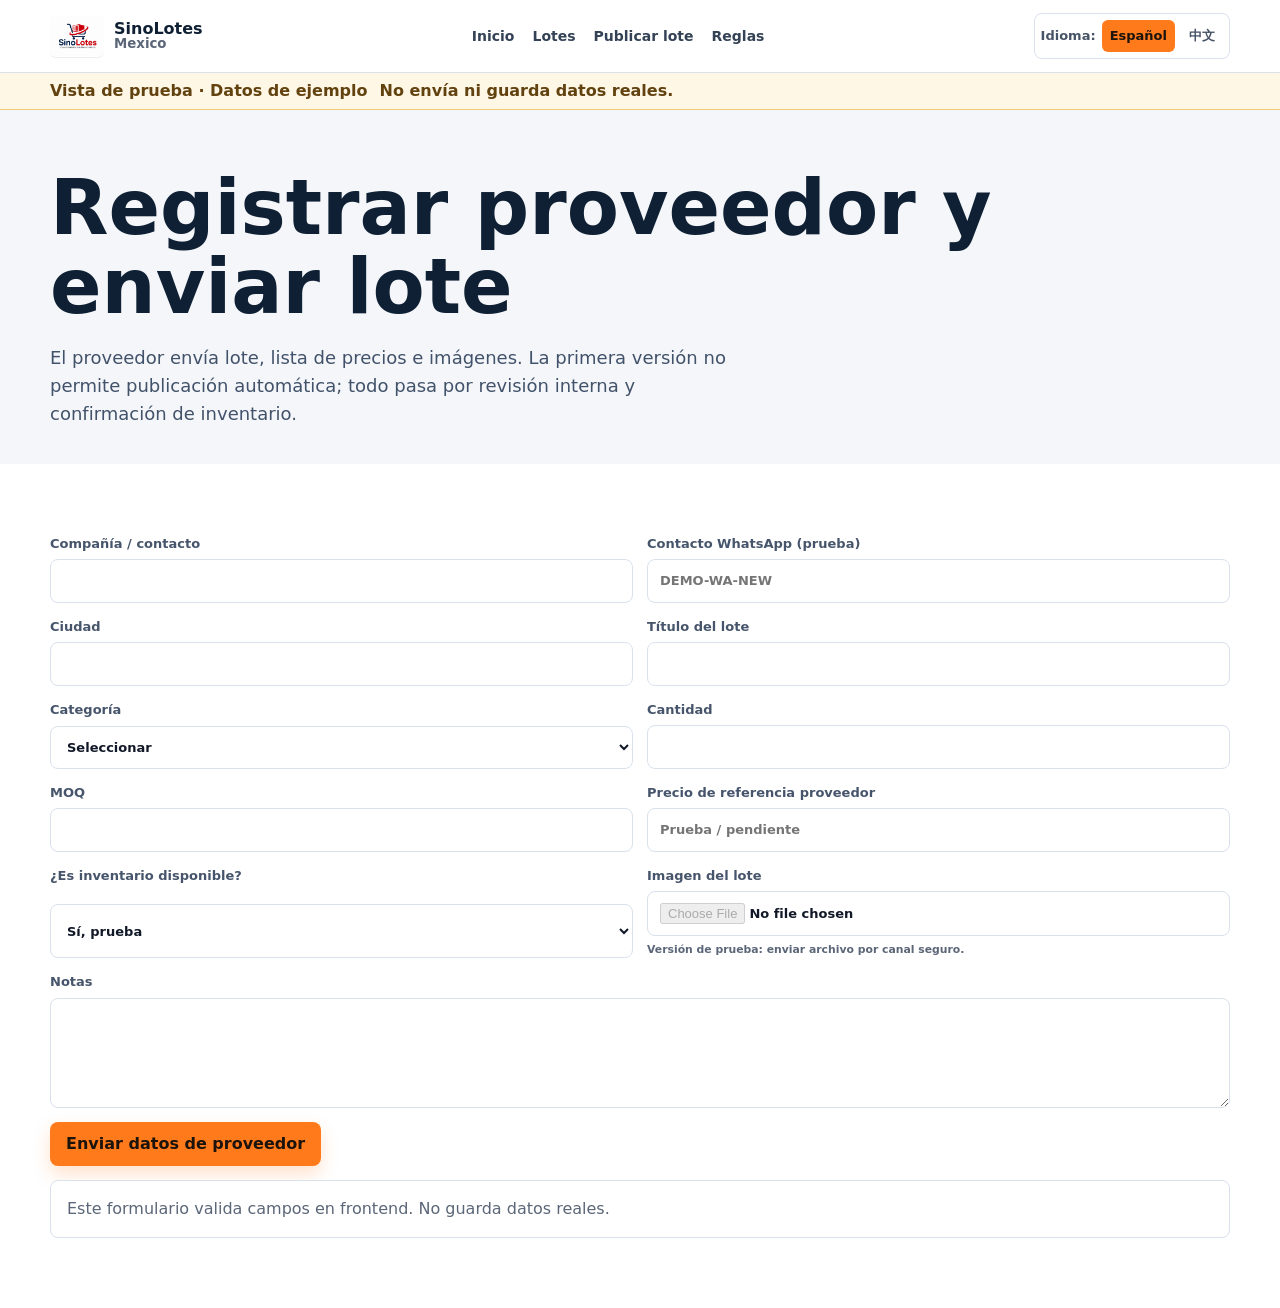
<file: publicar.html>
<!doctype html>
<html lang="es-MX">
<head>
  <meta charset="utf-8"><meta name="viewport" content="width=device-width, initial-scale=1">
  <title>Publicar lote | SinoLotes Mexico</title>
  <meta name="robots" content="noindex, nofollow">
  <link rel="icon" href="assets/img/brand/favicon.png"><link rel="stylesheet" href="assets/css/styles.css">
</head>
<body data-lotes-source="public-lotes">
  <header class="site-header"><div class="container nav"><a class="brand" href="index.html"><img src="assets/img/brand/sinolotes-logo.png" alt="SinoLotes"><span>SinoLotes<small>Mexico</small></span></a><nav class="nav-links"><a href="index.html" data-i18n="nav.home">Inicio</a><a href="lotes.html" data-i18n="nav.lotes">Lotes</a><a href="publicar.html" data-i18n="nav.publish">Publicar lote</a><a href="reglas.html" data-i18n="nav.rules">Reglas</a></nav><div class="language-switch" data-i18n-aria="lang.label"><span data-i18n="lang.label">Idioma:</span><button type="button" data-lang-choice="es">Español</button><button type="button" data-lang-choice="zh">中文</button></div><button class="mobile-toggle" data-menu-toggle type="button" data-i18n="nav.menu">Menú</button></div></header>
  <div class="demo-banner"><div class="container"><span data-i18n="demo.label">Vista de prueba · Datos de ejemplo</span><span data-i18n="demo.form">No envía ni guarda datos reales.</span></div></div>
  <main>
    <section class="page-hero"><div class="container"><h1 data-i18n="publish.title">Registrar proveedor y enviar lote</h1><p class="lead" data-i18n="publish.lead">El proveedor envía lote, lista de precios e imágenes. La primera versión no permite publicación automática; todo pasa por revisión interna y confirmación de inventario.</p></div></section>
    <section class="section"><div class="container">
      <form class="publish-form" data-publish-form>
        <label><span data-i18n="publish.company">Compañía / contacto</span><input name="company" required></label>
        <label><span data-i18n="publish.whatsapp">Contacto WhatsApp (prueba)</span><input name="whatsapp" placeholder="DEMO-WA-NEW" required></label>
        <label><span data-i18n="publish.city">Ciudad</span><input name="city" required></label>
        <label><span data-i18n="publish.titleField">Título del lote</span><input name="title" required></label>
        <label><span data-i18n="publish.category">Categoría</span><select name="category" required><option value="" data-i18n="publish.select">Seleccionar</option><option data-i18n="category.electronica">Electrónica</option><option data-i18n="category.accesorios">Accesorios</option><option data-i18n="category.hogar">Hogar</option><option data-i18n="category.belleza">Belleza</option><option data-i18n="category.herramientas">Herramientas</option><option data-i18n="category.otros">Otros</option></select></label>
        <label><span data-i18n="publish.quantity">Cantidad</span><input name="quantity" required></label>
        <label>MOQ<input name="moq" required></label>
        <label><span data-i18n="publish.price">Precio de referencia proveedor</span><input name="price" placeholder="Prueba / pendiente" data-i18n-placeholder="publish.pricePlaceholder"></label>
        <label><span data-i18n="publish.stock">¿Es inventario disponible?</span><select name="stock"><option data-i18n="publish.stockYes">Sí, prueba</option><option data-i18n="publish.stockConfirm">Por confirmar</option></select></label>
        <label><span data-i18n="publish.image">Imagen del lote</span><input type="file" accept="image/*,.pdf,.xlsx,.csv" disabled><small data-i18n="publish.imageHelp">Versión de prueba: enviar archivo por canal seguro.</small></label>
        <label class="wide"><span data-i18n="publish.notes">Notas</span><textarea name="notes"></textarea></label>
        <div class="wide"><button class="btn btn-primary" type="submit" data-i18n="publish.submit">Enviar datos de proveedor</button></div>
        <div class="wide form-message" data-form-message data-i18n="publish.message">Este formulario valida campos en frontend. No guarda datos reales.</div>
      </form>
    </div></section>
  </main>
  <script src="assets/js/i18n.js?v=simple-mvp-1" defer></script>
  <script src="assets/js/i18n-public.js?v=simple-mvp-1" defer></script>
  <script src="assets/js/app.js?v=simple-mvp-1" defer></script>
</body>
</html>
</file>
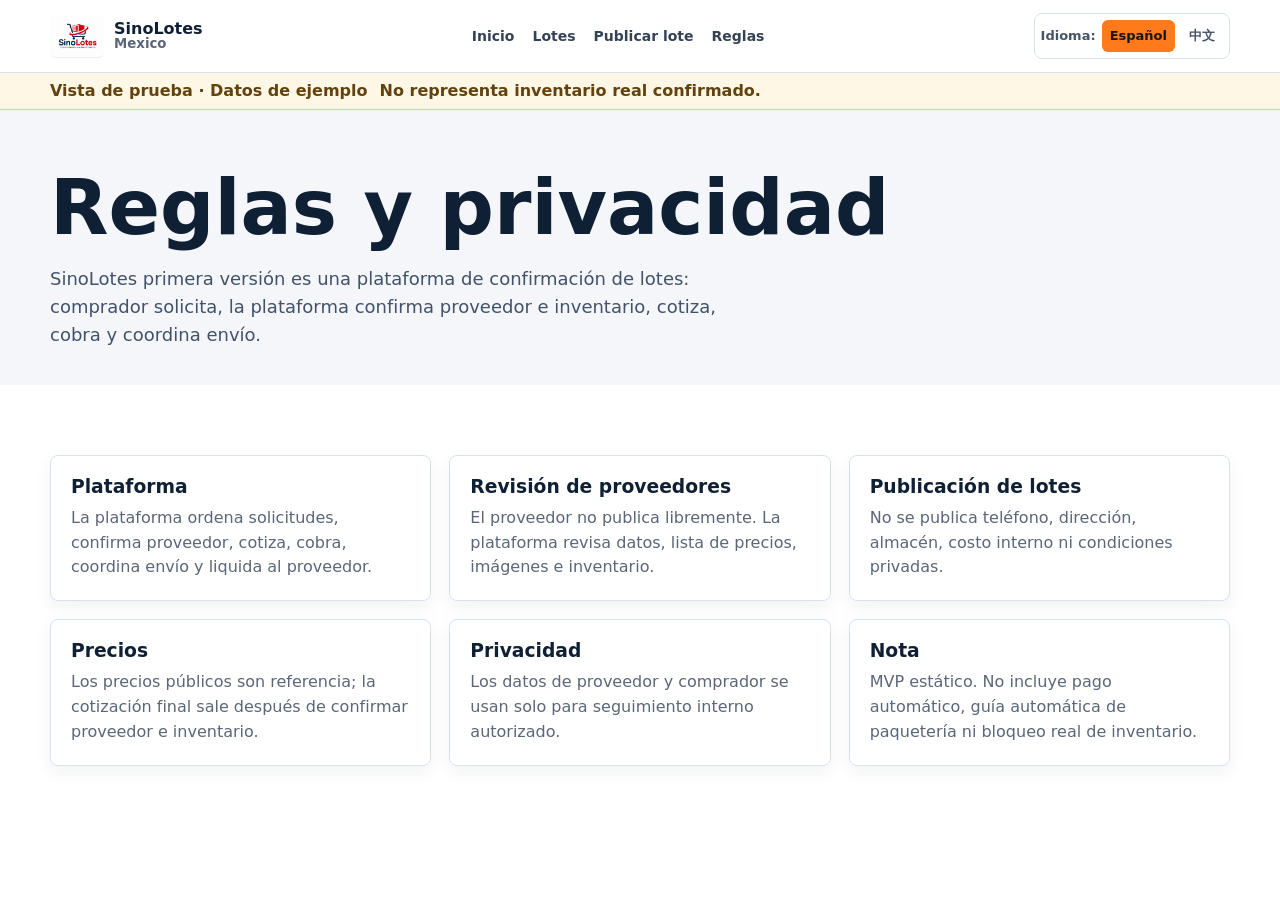
<file: reglas.html>
<!doctype html>
<html lang="es-MX">
<head>
  <meta charset="utf-8"><meta name="viewport" content="width=device-width, initial-scale=1">
  <title>Reglas de plataforma | SinoLotes Mexico</title>
  <meta name="robots" content="noindex, nofollow">
  <link rel="icon" href="assets/img/brand/favicon.png"><link rel="stylesheet" href="assets/css/styles.css">
</head>
<body data-lotes-source="public-lotes">
  <header class="site-header"><div class="container nav"><a class="brand" href="index.html"><img src="assets/img/brand/sinolotes-logo.png" alt="SinoLotes"><span>SinoLotes<small>Mexico</small></span></a><nav class="nav-links"><a href="index.html" data-i18n="nav.home">Inicio</a><a href="lotes.html" data-i18n="nav.lotes">Lotes</a><a href="publicar.html" data-i18n="nav.publish">Publicar lote</a><a href="reglas.html" data-i18n="nav.rules">Reglas</a></nav><div class="language-switch" data-i18n-aria="lang.label"><span data-i18n="lang.label">Idioma:</span><button type="button" data-lang-choice="es">Español</button><button type="button" data-lang-choice="zh">中文</button></div><button class="mobile-toggle" data-menu-toggle type="button" data-i18n="nav.menu">Menú</button></div></header>
  <div class="demo-banner"><div class="container"><span data-i18n="demo.label">Vista de prueba · Datos de ejemplo</span><span data-i18n="demo.note">No representa inventario real confirmado.</span></div></div>
  <main>
    <section class="page-hero"><div class="container"><h1 data-i18n="rules.title">Reglas y privacidad</h1><p class="lead" data-i18n="rules.lead">SinoLotes es un canal B2B de prueba para ordenar lotes, proveedores y compradores sin publicar datos sensibles.</p></div></section>
    <section class="section"><div class="container grid grid-3">
      <article class="rules-card"><h3 data-i18n="rules.platform">Plataforma</h3><p data-i18n="rules.platformText">Centralizamos solicitudes de compra por lote, revisión de información y cotización.</p></article>
      <article class="rules-card"><h3 data-i18n="rules.supplierReview">Revisión de proveedores</h3><p data-i18n="rules.supplierReviewText">Se revisa producto, ciudad, MOQ, inventario, reglas de entrega y uso permitido de imágenes.</p></article>
      <article class="rules-card"><h3 data-i18n="rules.publishRules">Publicación de lotes</h3><p data-i18n="rules.publishRulesText">No se publica teléfono, dirección, almacén, costo interno ni condiciones privadas.</p></article>
      <article class="rules-card"><h3 data-i18n="rules.prices">Precios</h3><p data-i18n="rules.pricesText">Los precios públicos son prueba/pendiente y se confirman antes de cerrar una operación.</p></article>
      <article class="rules-card"><h3 data-i18n="rules.privacy">Privacidad</h3><p data-i18n="rules.privacyText">Los datos de proveedor y comprador se usan solo para seguimiento interno autorizado.</p></article>
      <article class="rules-card"><h3 data-i18n="rules.disclaimer">Nota</h3><p data-i18n="rules.disclaimerText">Esta versión es MVP estático. No procesa pagos, contratos ni inventario real.</p></article>
    </div></section>
  </main>
  <script src="assets/js/i18n.js?v=full-lang-switch-2" defer></script>
  <script src="assets/js/i18n-public.js?v=full-lang-switch-2" defer></script>
  <script src="assets/js/app.js?v=full-lang-switch-2" defer></script>
</body>
</html>
</file>
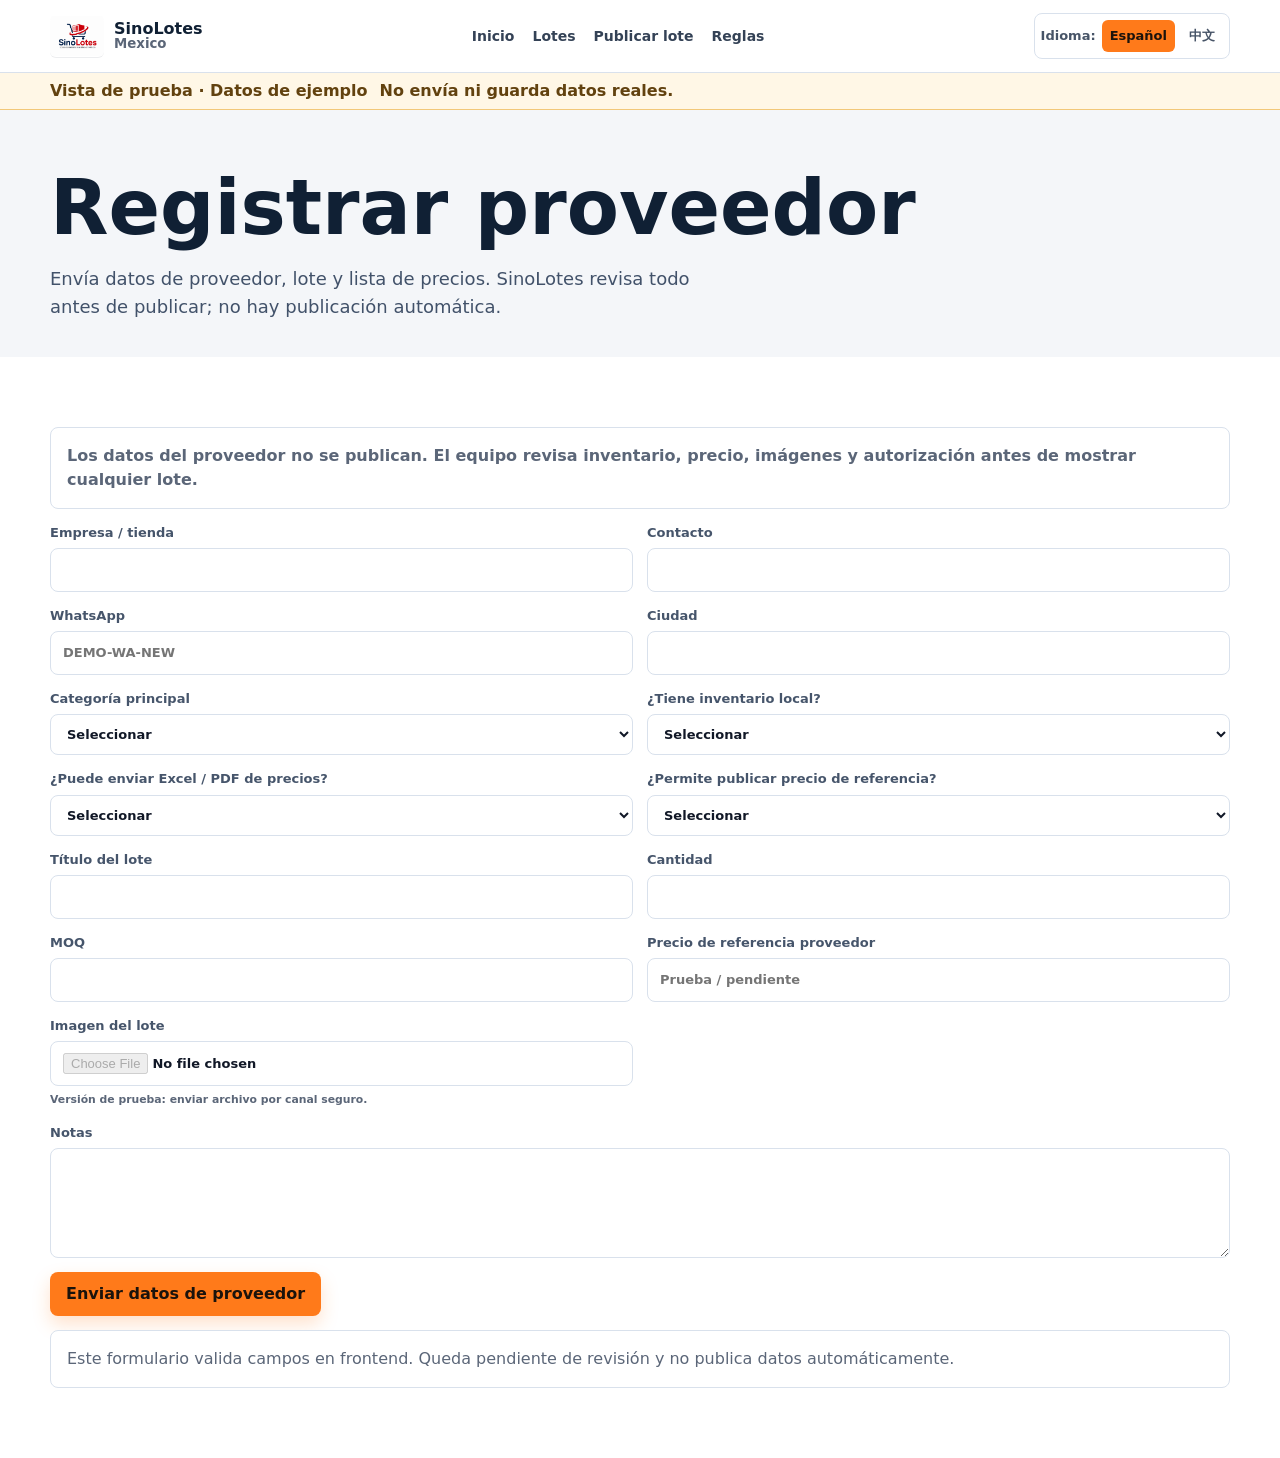
<file: supplier-register.html>
<!doctype html>
<html lang="es-MX">
<head>
  <meta charset="utf-8"><meta name="viewport" content="width=device-width, initial-scale=1">
  <title>Registrar proveedor | SinoLotes Mexico</title>
  <meta name="robots" content="noindex, nofollow">
  <link rel="icon" href="assets/img/brand/favicon.png"><link rel="stylesheet" href="assets/css/styles.css">
</head>
<body data-lotes-source="public-lotes">
  <header class="site-header"><div class="container nav"><a class="brand" href="index.html"><img src="assets/img/brand/sinolotes-logo.png" alt="SinoLotes"><span>SinoLotes<small>Mexico</small></span></a><nav class="nav-links"><a href="index.html" data-i18n="nav.home">Inicio</a><a href="lotes.html" data-i18n="nav.lotes">Lotes</a><a href="publicar.html" data-i18n="nav.publish">Publicar lote</a><a href="reglas.html" data-i18n="nav.rules">Reglas</a></nav><div class="language-switch" data-i18n-aria="lang.label"><span data-i18n="lang.label">Idioma:</span><button type="button" data-lang-choice="es">Español</button><button type="button" data-lang-choice="zh">中文</button></div><button class="mobile-toggle" data-menu-toggle type="button" data-i18n="nav.menu">Menú</button></div></header>
  <div class="demo-banner"><div class="container"><span data-i18n="demo.label">Vista de prueba · Datos de ejemplo</span><span data-i18n="demo.form">No envía ni guarda datos reales.</span></div></div>
  <main>
    <section class="page-hero"><div class="container"><h1 data-i18n="supplierRegister.title">Registrar proveedor</h1><p class="lead" data-i18n="supplierRegister.lead">Envía datos de proveedor, lote y lista de precios. SinoLotes revisa todo antes de publicar; no hay publicación automática.</p></div></section>
    <section class="section"><div class="container">
      <div class="notice privacy-note" data-i18n="supplierRegister.reviewNotice">Los datos del proveedor no se publican. El equipo revisa inventario, precio, imágenes y autorización antes de mostrar cualquier lote.</div>
      <form class="publish-form" data-publish-form data-required-fields="company,contact,whatsapp,city,mainCategory,localStock,canProvidePriceList,allowReferencePrice,title,quantity,moq">
        <label><span data-i18n="supplierRegister.company">Empresa / tienda</span><input name="company" required></label>
        <label><span data-i18n="supplierRegister.contact">Contacto</span><input name="contact" required></label>
        <label><span data-i18n="supplierRegister.whatsapp">WhatsApp</span><input name="whatsapp" placeholder="DEMO-WA-NEW" required></label>
        <label><span data-i18n="supplierRegister.city">Ciudad</span><input name="city" required></label>
        <label><span data-i18n="supplierRegister.mainCategory">Categoría principal</span><select name="mainCategory" required><option value="" data-i18n="publish.select">Seleccionar</option><option data-i18n="category.electronica">Electrónica</option><option data-i18n="category.accesorios">Accesorios</option><option data-i18n="category.hogar">Hogar</option><option data-i18n="category.belleza">Belleza</option><option data-i18n="category.herramientas">Herramientas</option><option data-i18n="category.otros">Otros</option></select></label>
        <label><span data-i18n="supplierRegister.localStock">¿Tiene inventario local?</span><select name="localStock" required><option value="" data-i18n="publish.select">Seleccionar</option><option data-i18n="supplierRegister.yes">Sí</option><option data-i18n="supplierRegister.no">No</option><option data-i18n="supplierRegister.confirm">Por confirmar</option></select></label>
        <label><span data-i18n="supplierRegister.priceList">¿Puede enviar Excel / PDF de precios?</span><select name="canProvidePriceList" required><option value="" data-i18n="publish.select">Seleccionar</option><option data-i18n="supplierRegister.yes">Sí</option><option data-i18n="supplierRegister.no">No</option><option data-i18n="supplierRegister.confirm">Por confirmar</option></select></label>
        <label><span data-i18n="supplierRegister.allowPrice">¿Permite publicar precio de referencia?</span><select name="allowReferencePrice" required><option value="" data-i18n="publish.select">Seleccionar</option><option data-i18n="supplierRegister.yes">Sí</option><option data-i18n="supplierRegister.no">No</option><option data-i18n="supplierRegister.confirm">Por confirmar</option></select></label>
        <label><span data-i18n="publish.titleField">Título del lote</span><input name="title" required></label>
        <label><span data-i18n="publish.quantity">Cantidad</span><input name="quantity" required></label>
        <label>MOQ<input name="moq" required></label>
        <label><span data-i18n="publish.price">Precio de referencia proveedor</span><input name="price" placeholder="Prueba / pendiente" data-i18n-placeholder="publish.pricePlaceholder"></label>
        <label><span data-i18n="publish.image">Imagen del lote</span><input type="file" accept="image/*,.pdf,.xlsx,.csv" disabled><small data-i18n="publish.imageHelp">Versión de prueba: enviar archivo por canal seguro.</small></label>
        <label class="wide"><span data-i18n="publish.notes">Notas</span><textarea name="notes"></textarea></label>
        <div class="wide"><button class="btn btn-primary" type="submit" data-i18n="publish.submit">Enviar datos de proveedor</button></div>
        <div class="wide form-message" data-form-message data-i18n="supplierRegister.message">Este formulario valida campos en frontend. Queda pendiente de revisión y no publica datos automáticamente.</div>
      </form>
    </div></section>
  </main>
  <script src="assets/js/i18n.js?v=simple-mvp-1" defer></script>
  <script src="assets/js/i18n-public.js?v=simple-mvp-1" defer></script>
  <script src="assets/js/app.js?v=simple-mvp-1" defer></script>
</body>
</html>
</file>
<file: assets/css/styles.css>
:root {
  --ink: #111827;
  --muted: #5b6678;
  --line: #d9e1ec;
  --paper: #ffffff;
  --soft: #f4f6f9;
  --navy: #102034;
  --orange: #ff7a1a;
  --orange-dark: #b84f0f;
  --yellow: #ffd166;
  --green: #0f7a55;
  --red: #b42318;
  --cyan: #0e7490;
  --shadow: 0 16px 42px rgba(16, 32, 52, .12);
  --radius: 8px;
  font-family: Inter, ui-sans-serif, system-ui, -apple-system, BlinkMacSystemFont, "Segoe UI", sans-serif;
}
* { box-sizing: border-box; }
html { scroll-behavior: smooth; }
html[lang="zh-Hans"],
html[lang="zh"],
body.zh,
[data-lang="zh"] {
  word-break: normal;
  overflow-wrap: anywhere;
  line-break: auto;
}
body { margin: 0; color: var(--ink); background: var(--paper); line-height: 1.5; overflow-x: hidden; }
a { color: inherit; text-decoration: none; }
img { max-width: 100%; display: block; }
button, input, select, textarea { font: inherit; }
.container { width: min(1180px, calc(100% - 32px)); margin: 0 auto; }
.skip-link { position: absolute; left: 12px; top: -60px; background: var(--navy); color: #fff; padding: 10px; z-index: 50; }
.skip-link:focus { top: 12px; }
.site-header { position: sticky; top: 0; z-index: 30; border-bottom: 1px solid var(--line); background: rgba(255,255,255,.96); backdrop-filter: blur(14px); }
.demo-banner { background: #fff7e6; border-bottom: 1px solid #f2c879; color: #62420f; font-weight: 850; }
.demo-banner .container { min-height: 36px; display: flex; align-items: center; gap: 12px; flex-wrap: wrap; }
.nav { min-height: 72px; display: flex; align-items: center; justify-content: space-between; gap: 18px; }
.brand { display: flex; align-items: center; gap: 10px; font-weight: 900; color: var(--navy); min-width: 0; }
.brand img { width: 54px; height: 42px; object-fit: contain; border-radius: 6px; background: #fff; box-shadow: 0 1px 0 rgba(13,31,53,.08); }
.brand span { line-height: 1.05; white-space: nowrap; }
.brand small { display: block; color: var(--muted); font-weight: 700; }
.nav-links { display: flex; align-items: center; gap: 18px; color: #344256; font-size: 14px; font-weight: 800; }
.nav-links a:hover { color: var(--orange-dark); }
.language-switch { display: inline-flex; align-items: center; gap: 6px; padding: 6px; border: 1px solid var(--line); border-radius: var(--radius); background: #fff; color: #475467; font-size: 13px; font-weight: 800; }
.language-switch button { border: 0; border-radius: 6px; background: transparent; color: inherit; padding: 6px 8px; cursor: pointer; font-weight: 900; }
.language-switch button.active { background: var(--orange); color: #1b130c; }
.mobile-toggle { display: none; border: 1px solid var(--line); background: #fff; border-radius: var(--radius); padding: 9px 12px; }
.btn { display: inline-flex; align-items: center; justify-content: center; min-height: 44px; border-radius: var(--radius); border: 1px solid transparent; padding: 11px 15px; font-weight: 850; cursor: pointer; line-height: 1.15; }
.btn-primary { background: var(--orange); color: #1b130c; box-shadow: 0 8px 18px rgba(255,122,26,.22); }
.btn-primary:hover { background: #ff8d38; transform: translateY(-1px); }
.btn-secondary { background: #fff; border-color: var(--line); color: var(--navy); }
.btn-dark { background: var(--navy); color: #fff; }
.hero { padding: 70px 0 58px; background: #fff; overflow: hidden; border-bottom: 1px solid var(--line); }
.marketplace-hero { background: linear-gradient(180deg, #fff 0%, #fff7e6 56%, #f4f6f9 100%); }
.hero-grid { display: grid; grid-template-columns: minmax(0, 1.05fr) minmax(360px, .95fr); gap: 38px; align-items: center; }
h1 { margin: 0; font-size: clamp(40px, 6vw, 76px); line-height: 1.04; color: var(--navy); letter-spacing: 0; }
h2 { margin: 0 0 12px; font-size: clamp(28px, 4vw, 46px); line-height: 1.12; color: var(--navy); }
h3 { margin: 0 0 8px; color: var(--navy); line-height: 1.18; }
p { margin-top: 0; }
p, li, .card-text { line-height: 1.55; }
.lead { margin: 18px 0 0; color: #42526a; font-size: 18px; max-width: 680px; }
.market-eyebrow { display: inline-flex; align-items: center; min-height: 30px; padding: 5px 10px; margin-bottom: 14px; border-radius: 999px; background: #e8f7f0; color: var(--green); font-size: 13px; font-weight: 950; }
.hero-search { margin-top: 22px; display: grid; grid-template-columns: minmax(0, 1fr) auto; gap: 10px; padding: 10px; border: 1px solid #f0c36f; border-radius: var(--radius); background: #fff; box-shadow: 0 14px 32px rgba(16,32,52,.10); max-width: 720px; }
.hero-search input { border: 0; min-height: 48px; background: #f8fafc; font-weight: 800; }
.trust-strip { display: flex; flex-wrap: wrap; gap: 8px; margin-top: 16px; }
.trust-strip span { display: inline-flex; align-items: center; min-height: 30px; padding: 6px 10px; border: 1px solid #d5e8de; border-radius: 999px; background: #fff; color: #24513d; font-size: 13px; font-weight: 900; }
.hero-actions, .card-actions, .row-actions { display: flex; flex-wrap: wrap; gap: 10px; align-items: center; }
.hero-actions { margin-top: 22px; }
.hero-panel { border: 1px solid var(--line); border-radius: var(--radius); background: #fff; box-shadow: var(--shadow); padding: 22px; position: relative; }
.hero-panel::before { content: ""; position: absolute; inset: 0 0 auto; height: 4px; background: var(--orange); border-radius: var(--radius) var(--radius) 0 0; }
.hero-panel .route { display: grid; gap: 10px; }
.marketplace-panel { display: grid; gap: 14px; }
.deal-preview { border: 1px solid #f0c36f; border-radius: var(--radius); background: #fffdf8; padding: 14px; box-shadow: 0 12px 26px rgba(16,32,52,.08); }
.deal-topline { display: flex; justify-content: space-between; align-items: center; color: var(--muted); font-size: 12px; font-weight: 900; }
.deal-topline strong { color: var(--orange-dark); }
.deal-main { display: grid; grid-template-columns: 122px 1fr; gap: 14px; align-items: center; margin-top: 12px; }
.deal-main img { width: 122px; height: 112px; object-fit: contain; border: 1px solid var(--line); border-radius: var(--radius); background: #fff; padding: 14px; }
.deal-main small { color: var(--green); font-weight: 950; }
.deal-main b { display: block; margin: 4px 0 8px; font-size: 22px; line-height: 1.08; color: var(--navy); }
.deal-main strong { display: block; color: var(--orange-dark); font-size: 24px; }
.market-stats { display: grid; grid-template-columns: repeat(3, minmax(0, 1fr)); gap: 8px; margin-top: 12px; }
.market-stats div { border: 1px solid var(--line); border-radius: var(--radius); background: #fff; padding: 10px; }
.market-stats b { display: block; color: var(--navy); font-size: 20px; }
.market-stats span { color: var(--muted); font-size: 12px; font-weight: 850; }
.compact-route .route-step { grid-template-columns: 40px minmax(0, 1fr); padding: 12px; }
.compact-route .route-step > span { width: 40px; height: 40px; min-width: 40px; }
.route-step { display: grid; grid-template-columns: 48px minmax(0, 1fr); gap: 14px; align-items: start; padding: 14px; border: 1px solid var(--line); border-radius: var(--radius); background: var(--soft); }
.route-step > span { width: 48px; height: 48px; min-width: 48px; display: grid; place-items: center; border-radius: var(--radius); background: var(--orange); color: #1b130c; font-weight: 900; line-height: 1; }
.route-step > div { min-width: 0; }
.route-step b,
.route-step small { overflow-wrap: anywhere; word-break: normal; line-height: 1.45; }
.category-rail-section { background: #fff; border-bottom: 1px solid var(--line); }
.category-rail { display: grid; grid-template-columns: repeat(6, minmax(0, 1fr)); gap: 10px; padding: 14px 0; }
.category-rail a { min-height: 48px; display: grid; place-items: center; border: 1px solid var(--line); border-radius: var(--radius); background: #fff; color: var(--navy); font-weight: 950; box-shadow: 0 6px 14px rgba(16,32,52,.05); }
.category-rail a:hover { border-color: #f0c36f; background: #fff8ec; }
.section { padding: 70px 0; }
.section.alt { background: var(--soft); }
.section-head { display: flex; align-items: end; justify-content: space-between; gap: 18px; margin-bottom: 24px; }
.section-head p { color: var(--muted); max-width: 720px; margin: 0; }
.grid { display: grid; gap: 18px; }
.grid-3 { grid-template-columns: repeat(3, minmax(0, 1fr)); }
.grid-4 { grid-template-columns: repeat(4, minmax(0, 1fr)); }
.grid-2 { grid-template-columns: repeat(2, minmax(0, 1fr)); }
.feature-card, .category-card, .lote-card, .admin-card, .rules-card { border: 1px solid var(--line); border-radius: var(--radius); background: #fff; box-shadow: 0 6px 18px rgba(13,31,53,.06); }
.feature-card, .category-card, .rules-card { padding: 20px; }
.role-card { border: 1px solid var(--line); border-radius: var(--radius); background: #fff; padding: 24px; box-shadow: 0 8px 22px rgba(13,31,53,.06); display: grid; gap: 12px; align-content: start; }
.role-card.buyer-role { border-color: #f0c36f; background: #fffaf0; }
.role-card p { color: var(--muted); margin: 0; }
.role-card .btn { justify-self: start; }
.feature-card b { display: block; margin-bottom: 6px; color: var(--navy); }
.feature-card p, .category-card p, .rules-card p { color: var(--muted); margin: 0; }
.lote-card { overflow: hidden; display: grid; transition: transform .18s ease, box-shadow .18s ease, border-color .18s ease; position: relative; }
.lote-card:hover { transform: translateY(-2px); border-color: #f0c36f; box-shadow: var(--shadow); }
.media-frame { aspect-ratio: 4 / 3; background: #f7fafc; display: grid; place-items: center; position: relative; border-bottom: 1px solid var(--line); }
.media-frame img { width: 76%; height: 76%; object-fit: contain; filter: drop-shadow(0 10px 18px rgba(16,32,52,.12)); }
.image-placeholder { width: 76%; height: 76%; min-height: 120px; display: grid; place-items: center; border: 1px dashed #b8c4d4; border-radius: var(--radius); background: #fff; color: var(--muted); text-align: center; padding: 14px; }
.image-placeholder.detail { width: min(360px, 100%); height: min(320px, 70vw); }
.image-placeholder strong { color: var(--navy); }
.deal-badge { position: absolute; top: 10px; left: 10px; min-height: 28px; display: inline-flex; align-items: center; padding: 5px 9px; border-radius: 999px; background: #fff3cf; color: #7a4d00; font-size: 12px; font-weight: 950; z-index: 1; }
.card-body { padding: 18px; display: grid; gap: 12px; }
.card-body h3 { font-size: 20px; line-height: 1.18; }
.card-head { display: flex; justify-content: space-between; gap: 10px; color: var(--muted); font-size: 13px; font-weight: 800; }
.card-head b { color: var(--cyan); }
.card-meta-row { display: flex; flex-wrap: wrap; gap: 8px; align-items: center; color: var(--muted); font-size: 12px; font-weight: 900; }
.lote-card p { color: var(--muted); margin: 0; }
.price-block { border: 1px solid #f0c36f; border-radius: var(--radius); background: #fff8ec; padding: 12px; display: grid; gap: 3px; }
.price-block strong { color: var(--orange-dark); font-size: 22px; line-height: 1.15; }
.price-block span { color: #5d6676; font-size: 13px; font-weight: 800; }
.price-block small { color: var(--muted); font-size: 12px; }
.price-block.quote { border-color: var(--line); background: var(--soft); }
.price-block.quote strong { color: var(--navy); }
dl { display: grid; grid-template-columns: repeat(2, minmax(0, 1fr)); gap: 8px; margin: 0; }
dl div, .spec-grid div { background: var(--soft); border-radius: var(--radius); padding: 10px; border: 1px solid #e7edf5; }
dt, .spec-grid span { color: var(--muted); font-size: 12px; font-weight: 800; }
dd { margin: 2px 0 0; font-weight: 850; color: var(--navy); }
small { color: var(--muted); }
.split { display: grid; grid-template-columns: .9fr 1.1fr; gap: 28px; align-items: center; }
.process-list { display: grid; gap: 14px; }
.process-item { display: grid; grid-template-columns: 64px minmax(0, 1fr); gap: 18px; align-items: start; padding: 24px; border: 1px solid var(--line); border-radius: var(--radius); background: #fff; }
.process-item > span { width: 64px; height: 64px; min-width: 64px; display: grid; place-items: center; border-radius: 14px; background: var(--navy); color: #fff; font-weight: 900; font-size: 20px; line-height: 1; }
.process-item > div { min-width: 0; }
.process-item b { display: inline-block; color: var(--navy); line-height: 1.32; overflow-wrap: anywhere; word-break: normal; }
.process-item div span { display: inline; width: auto; height: auto; min-width: 0; background: transparent; color: var(--muted); font-weight: 500; line-height: 1.55; overflow-wrap: anywhere; word-break: normal; }
.cta-band { background: var(--navy); color: #fff; border-radius: var(--radius); padding: 30px; display: flex; align-items: center; justify-content: space-between; gap: 20px; }
.cta-band h2 { color: #fff; }
.cta-band p { color: #cbd5e1; margin: 0; }
.page-hero { padding: 58px 0 36px; background: var(--soft); }
.catalog-hero { background: #fff7e6; border-bottom: 1px solid #f0c36f; }
.catalog-hero-grid { display: grid; grid-template-columns: minmax(0, 1fr) 360px; gap: 28px; align-items: center; }
.catalog-scorecard { display: grid; gap: 10px; }
.catalog-scorecard div { border: 1px solid var(--line); border-radius: var(--radius); background: #fff; padding: 14px; box-shadow: 0 8px 20px rgba(16,32,52,.06); }
.catalog-scorecard b { display: block; color: var(--orange-dark); font-size: 28px; }
.catalog-scorecard span { color: var(--muted); font-weight: 900; }
.filters { display: grid; grid-template-columns: 1fr repeat(3, 180px); gap: 12px; margin: -34px 0 28px; padding: 14px; border: 1px solid var(--line); border-radius: var(--radius); background: #fff; box-shadow: var(--shadow); position: relative; z-index: 2; }
.field, .publish-form label { display: grid; gap: 6px; color: #46556b; font-weight: 800; font-size: 13px; }
input, select, textarea { width: 100%; border: 1px solid var(--line); border-radius: var(--radius); padding: 11px 12px; background: #fff; color: var(--ink); }
textarea { min-height: 110px; resize: vertical; }
.empty-state, .notice, .form-message { border: 1px solid var(--line); border-radius: var(--radius); background: #fff; padding: 16px; color: var(--muted); }
.form-message.ok { border-color: #badbcc; color: var(--green); }
.form-message.error { border-color: #f3b4ae; color: var(--red); }
.notice.ok { border-color: #badbcc; color: var(--green); }
.notice.warn { border-color: #f0c36f; color: #7a4d00; background: #fffaf0; }
.privacy-note { margin-bottom: 14px; font-weight: 850; }
.buyer-profile-status { margin-bottom: 14px; }
.form-section { border: 1px solid var(--line); border-radius: var(--radius); padding: 16px; background: #fff; }
.form-section legend { padding: 0 8px; color: var(--navy); font-size: 18px; font-weight: 950; }
.form-grid-3 { display: grid; grid-template-columns: repeat(3, minmax(0, 1fr)); gap: 14px; }
.buyer-actions { display: flex; flex-wrap: wrap; gap: 10px; align-items: center; }
.detail-grid { display: grid; grid-template-columns: minmax(320px, .9fr) 1.1fr; gap: 32px; align-items: start; }
.marketplace-detail { padding-top: 18px; }
.detail-media { border: 1px solid var(--line); border-radius: var(--radius); background: #f7fafc; padding: 46px; min-height: 480px; display: grid; place-items: center; box-shadow: 0 8px 22px rgba(16,32,52,.06); }
.detail-media img { filter: drop-shadow(0 18px 32px rgba(16,32,52,.14)); }
.eyebrow { color: var(--orange-dark); font-weight: 900; }
.spec-grid { display: grid; grid-template-columns: repeat(2, minmax(0, 1fr)); gap: 10px; margin: 18px 0; }
.buy-box { display: grid; gap: 12px; border: 1px solid var(--line); border-radius: var(--radius); background: #fff; padding: 16px; box-shadow: var(--shadow); }
.site-footer { background: #101828; color: #e5e7eb; padding: 38px 0; }
.footer-grid { display: grid; grid-template-columns: 1.2fr repeat(3, .8fr); gap: 22px; }
.footer-grid p, .footer-grid a { color: #aeb8c7; }
.footer-grid h3, .footer-grid h4 { color: #fff; margin-top: 0; }
.footer-logo { width: 64px; background: #fff; border-radius: var(--radius); margin-bottom: 10px; }
.admin-page { background: #f6f8fb; }
.admin-layout { display: grid; grid-template-columns: 230px minmax(0, 1fr); min-height: 100vh; }
.admin-sidebar { background: var(--navy); color: #fff; padding: 18px; }
.admin-sidebar .brand { color: #fff; margin-bottom: 20px; }
.admin-sidebar .language-switch { margin: 0 0 16px; width: 100%; justify-content: center; background: rgba(255,255,255,.08); border-color: rgba(255,255,255,.16); color: #fff; }
.admin-nav { display: grid; gap: 6px; }
.admin-nav a { padding: 10px; border-radius: var(--radius); color: #dbe4ef; }
.admin-nav a:hover, .admin-nav a.active { background: rgba(255,255,255,.12); color: #fff; }
.admin-main { padding: 26px; min-width: 0; }
.admin-main h1 { font-size: clamp(32px, 4vw, 52px); line-height: 1.05; }
.admin-kpis { display: grid; grid-template-columns: repeat(6, minmax(0, 1fr)); gap: 12px; margin: 18px 0; }
.admin-card { padding: 16px; }
.admin-card span { color: var(--muted); font-size: 12px; }
.admin-card strong { display: block; margin-top: 6px; font-size: 24px; color: var(--navy); }
.table-wrap { overflow: auto; max-width: 100%; border: 1px solid var(--line); border-radius: var(--radius); background: #fff; box-shadow: 0 6px 18px rgba(13,31,53,.05); }
table { width: 100%; border-collapse: collapse; min-width: 920px; }
th, td { padding: 12px 13px; border-bottom: 1px solid var(--line); text-align: left; vertical-align: top; }
th { background: var(--soft); color: #475467; font-size: 12px; position: sticky; top: 0; z-index: 1; }
tbody tr:hover td { background: #fbfdff; }
.status { display: inline-flex; border-radius: 999px; padding: 4px 8px; background: #eef2f6; font-size: 12px; font-weight: 900; }
.status.draft { background: #f2f4f7; color: #667085; }
.status.active { background: #dff6eb; color: var(--green); }
.status.review { background: #fff1df; color: var(--orange-dark); }
.status.paused { background: #eef2f6; color: #475467; }
.status.sold { background: #fde8e7; color: var(--red); }
.admin-section-grid { display: grid; grid-template-columns: 1fr 1fr; gap: 14px; margin-top: 18px; }
.section-head.compact { align-items: center; margin-bottom: 14px; }
.mini-list { display: grid; gap: 10px; margin-top: 10px; }
.mini-item { border: 1px solid var(--line); border-radius: var(--radius); padding: 10px; background: #fff; }
.mini-item b { display: block; color: var(--navy); }
.mini-item span { color: var(--muted); font-size: 12px; }
.row-actions button { border: 1px solid var(--line); border-radius: var(--radius); background: #fff; padding: 7px 9px; font-weight: 800; }
.publish-form { display: grid; grid-template-columns: repeat(2, minmax(0, 1fr)); gap: 14px; }
.import-card { margin: 18px 0; }
.import-form { display: grid; grid-template-columns: repeat(3, minmax(0, 1fr)); gap: 14px; }
.switch-field { grid-template-columns: 18px 1fr; align-items: center; align-content: center; }
.switch-field input { width: 18px; height: 18px; }
.upload-zone { display: grid; place-items: center; gap: 6px; min-height: 138px; border: 2px dashed #b8c4d4; border-radius: var(--radius); background: #fbfcfe; color: var(--muted); text-align: center; padding: 20px; cursor: pointer; }
.upload-zone input { display: none; }
.upload-zone strong { color: var(--navy); font-size: 18px; }
.bulk-actions { display: flex; flex-wrap: wrap; gap: 10px; margin: 0 0 14px; }
.import-summary { margin-bottom: 18px; }
.import-table { min-width: 1180px; }
.import-table tr.warning td { background: #fffaf3; }
.import-table tr.problem td { background: #fff7f7; }
.import-table td:first-child, .import-table td:nth-child(2) { min-width: 190px; }
.status.detected { background: #dff6eb; color: var(--green); }
.status.manual_review, .status.missing_price, .status.missing_quantity, .status.missing_title { background: #fff1df; color: var(--orange-dark); }
.status.duplicate { background: #fde8e7; color: var(--red); }
.wide { grid-column: 1 / -1; }
@media (max-width: 980px) {
  .hero-grid, .split, .detail-grid, .admin-layout, .catalog-hero-grid { grid-template-columns: 1fr; }
  .grid-2, .grid-3, .grid-4, .admin-kpis, .form-grid-3 { grid-template-columns: repeat(2, minmax(0, 1fr)); }
  .admin-section-grid { grid-template-columns: 1fr; }
  .filters { grid-template-columns: 1fr 1fr; }
  .category-rail { grid-template-columns: repeat(3, minmax(0, 1fr)); }
  .import-form { grid-template-columns: repeat(2, minmax(0, 1fr)); }
  .admin-sidebar { position: static; }
}
@media (max-width: 720px) {
  .nav { align-items: center; flex-wrap: wrap; gap: 12px; }
  .brand { flex: 1 1 220px; min-width: 0; }
  .brand img { flex: 0 0 54px; }
  .nav-links { display: none; position: absolute; left: 16px; right: 16px; top: 70px; background: #fff; border: 1px solid var(--line); border-radius: var(--radius); padding: 12px; box-shadow: var(--shadow); }
  .nav-links.open { display: grid; }
  .mobile-toggle { display: inline-flex; }
  .grid-2, .grid-3, .grid-4, .admin-kpis, .filters, .publish-form, .import-form, .form-grid-3, dl, .spec-grid, .footer-grid, .hero-search, .market-stats, .deal-main { grid-template-columns: 1fr; }
  .category-rail { grid-template-columns: repeat(2, minmax(0, 1fr)); }
  .section-head, .cta-band { display: grid; align-items: start; }
  h1 { font-size: clamp(30px, 8vw, 42px); line-height: 1.08; }
  .route-step,
  .process-item { grid-template-columns: 52px minmax(0, 1fr); gap: 14px; padding: 18px; }
  .route-step > span,
  .compact-route .route-step > span,
  .process-item > span { width: 52px; height: 52px; min-width: 52px; }
  .hero-actions .btn, .card-actions .btn, .row-actions .btn, .publish-form .btn, .buyer-actions .btn { width: 100%; }
  .language-switch { order: 3; width: 100%; justify-content: center; margin-left: 0; }
  .filters { margin-top: -24px; }
  .detail-media { min-height: 300px; padding: 28px; }
}
@media (prefers-reduced-motion: reduce) {
  * { scroll-behavior: auto !important; transition: none !important; animation: none !important; }
}
</file>
